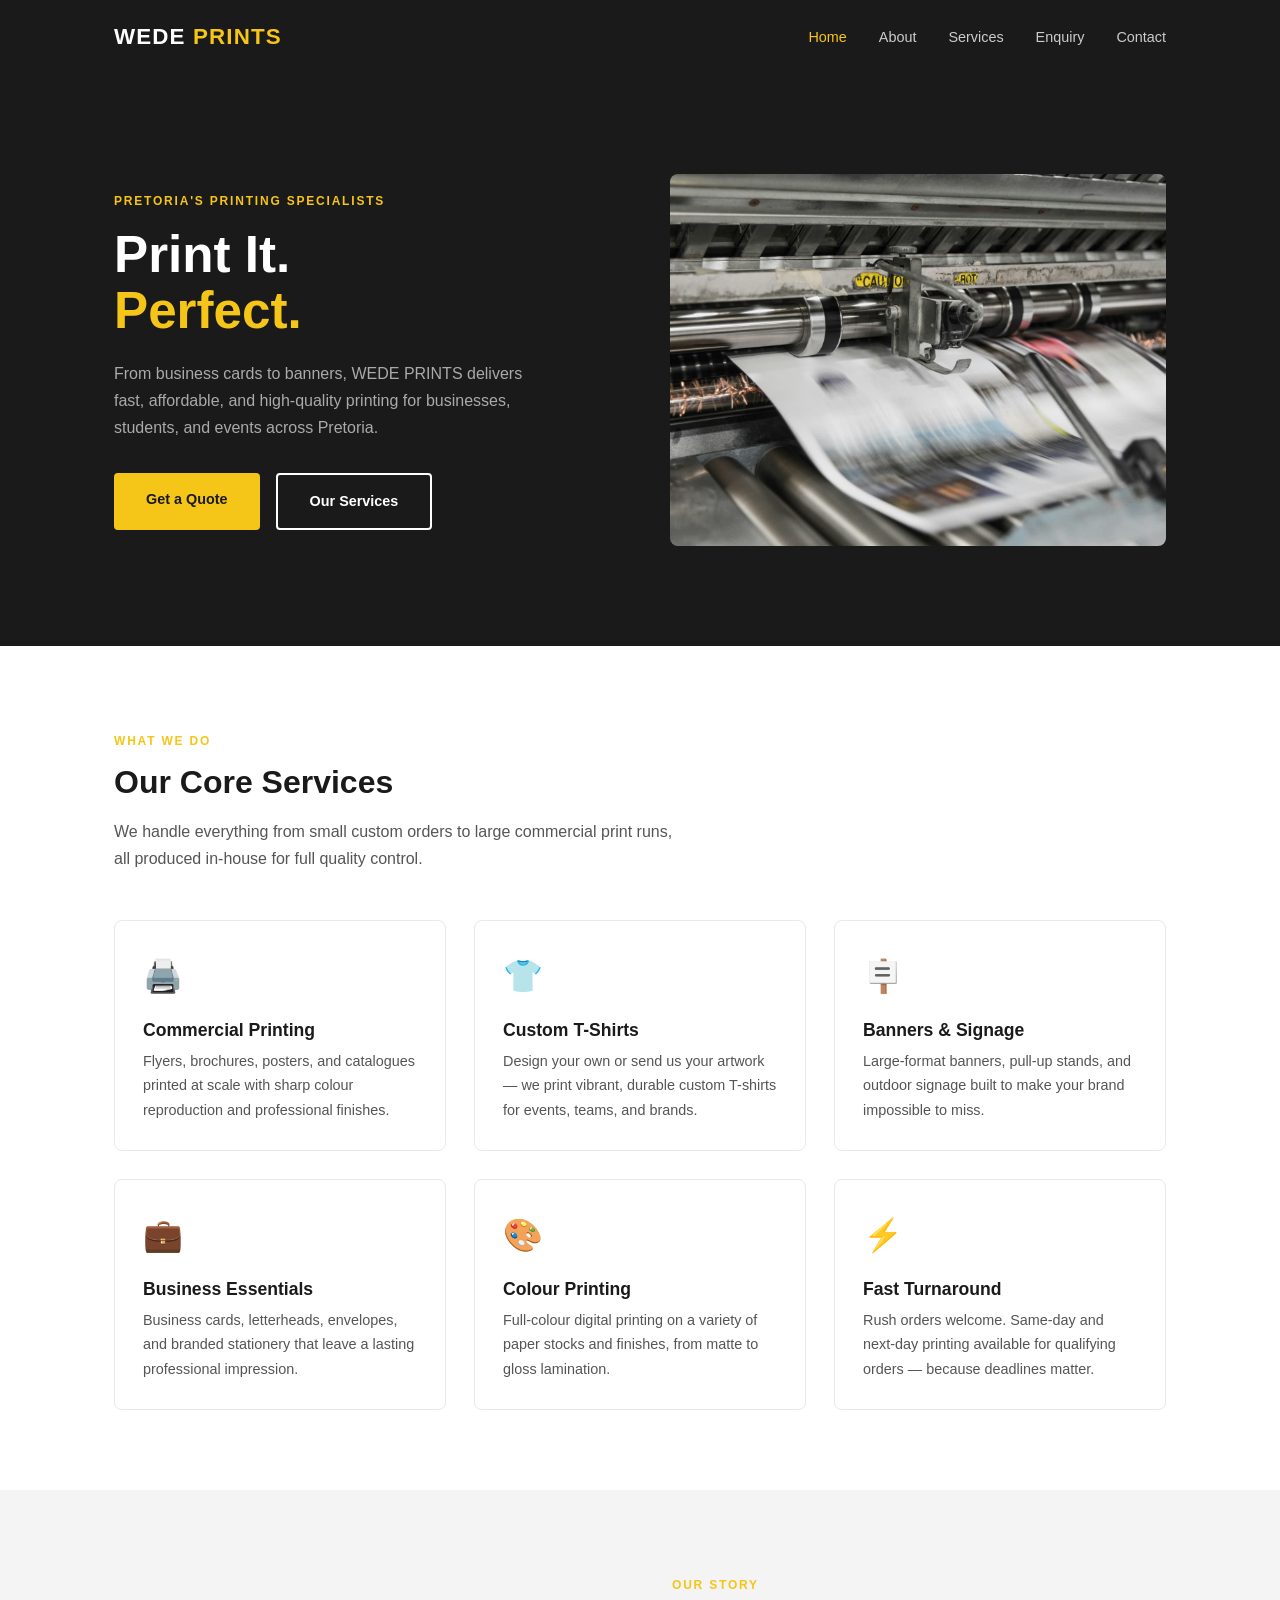
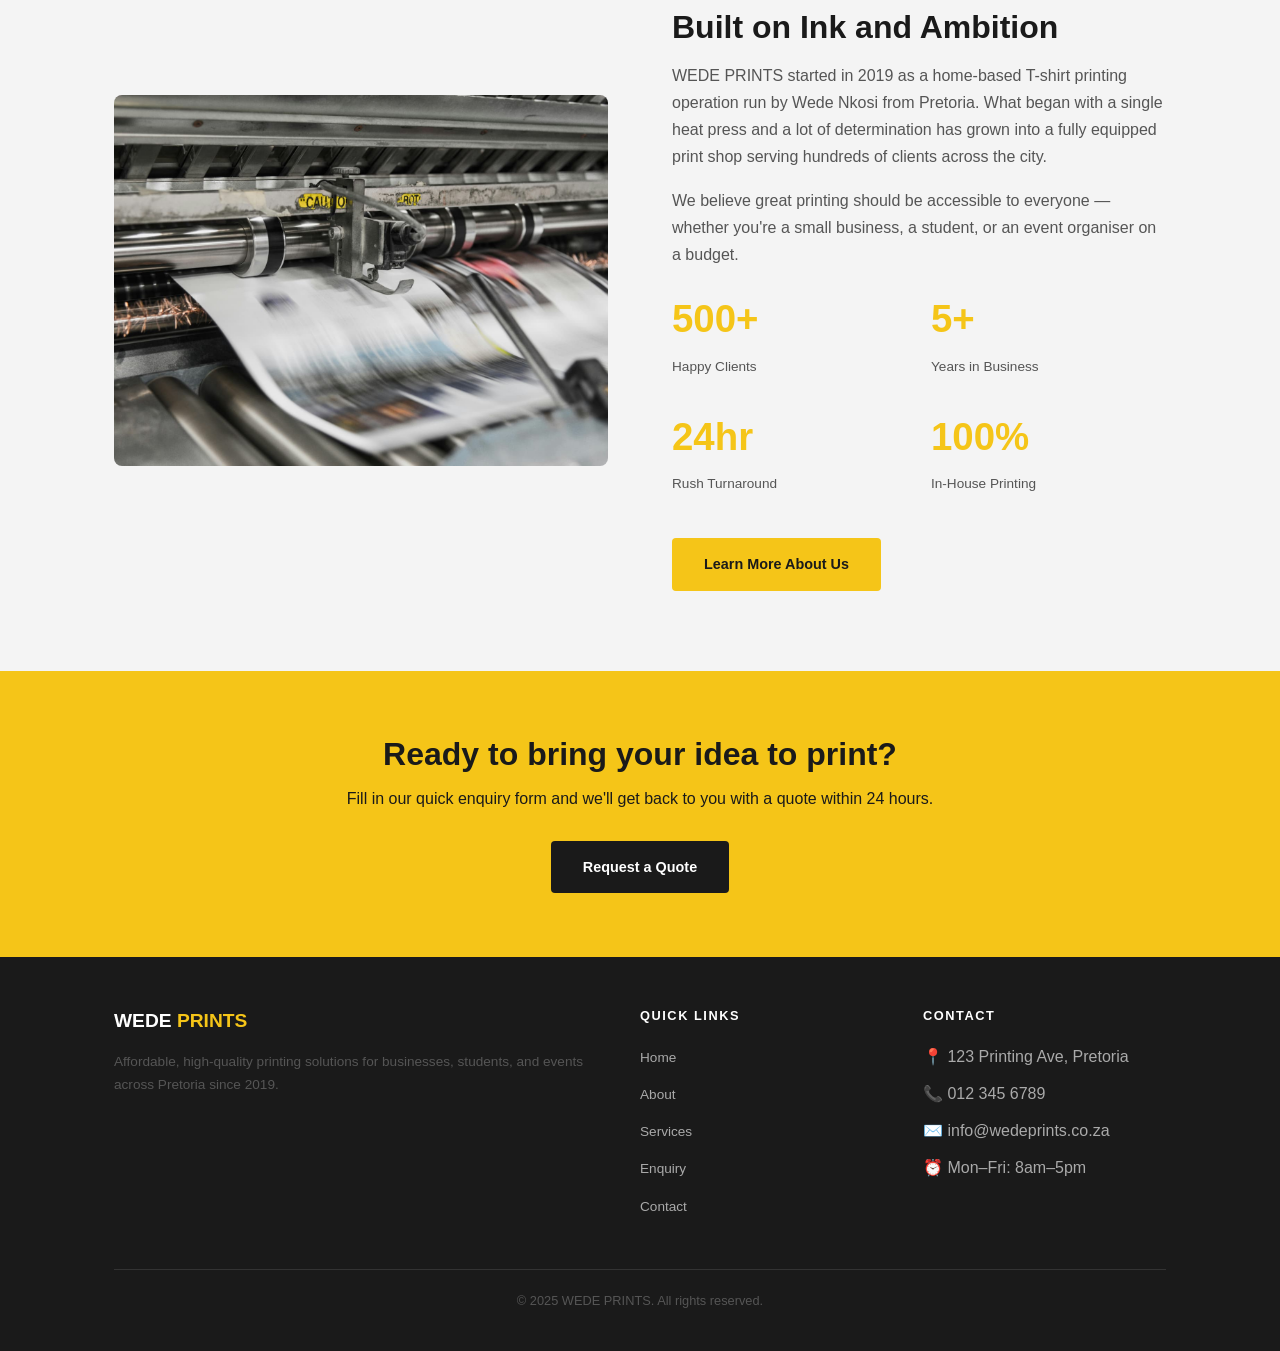
<file: index.html>
<!DOCTYPE html>
<html lang="en">
<head>
  <!-- Page metadata -->
  <meta charset="UTF-8" />
  <meta name="viewport" content="width=device-width, initial-scale=1.0" />
  <title>WEDE PRINTS | Affordable Printing in Pretoria</title>
<meta name="description" content="WEDE PRINTS offers fast, affordable printing in Pretoria: custom T-shirts, flyers, banners and business cards. Request a free quote today." />
<meta property="og:type" content="website" />
<meta property="og:title" content="WEDE PRINTS | Affordable Printing in Pretoria" />
<meta property="og:description" content="Fast, affordable printing in Pretoria: custom T-shirts, flyers, banners and business cards." />
<meta property="og:url" content="https://YOURUSERNAME.github.io/wedeprintsv2/" />
<meta property="og:image" content="https://YOURUSERNAME.github.io/wedeprintsv2/images/print-printer.jpg" />
<meta name="twitter:card" content="summary_large_image" />
<meta http-equiv="Content-Security-Policy" content="default-src 'self'; script-src 'self' https://unpkg.com; style-src 'self' 'unsafe-inline' https://fonts.googleapis.com https://unpkg.com; font-src https://fonts.gstatic.com; img-src 'self' data: https://tile.openstreetmap.org https://unpkg.com; connect-src 'self' https://jsonplaceholder.typicode.com; form-action 'self' https://jsonplaceholder.typicode.com mailto:; base-uri 'self'; object-src 'none'" />

  <!-- Google Fonts -->
  <link rel="preconnect" href="https://fonts.googleapis.com" />
  <link rel="preconnect" href="https://fonts.gstatic.com" crossorigin />
  <link href="https://fonts.googleapis.com/css2?family=Poppins:wght@400;500;600;700&display=swap" rel="stylesheet" />

  <!-- Main stylesheet -->
  <link rel="stylesheet" href="css/style.css" />
</head>
<body>

  <!-- ======== NAVBAR ======== -->
  <nav class="navbar">
    <div class="container navbar__inner">
      <!-- Logo -->
      <a href="index.html" class="navbar__logo">WEDE <span>PRINTS</span></a>

      <!-- Navigation links -->
      <ul class="navbar__links">
        <li><a href="index.html" class="active">Home</a></li>
        <li><a href="about.html">About</a></li>
        <li><a href="services.html">Services</a></li>
        <li><a href="enquiry.html">Enquiry</a></li>
        <li><a href="contact.html">Contact</a></li>
      </ul>
    </div>
  </nav>

  <!-- ======== HERO SECTION ======== -->
  <section class="hero">
    <div class="container hero__inner">

      <!-- Hero text content -->
      <div class="hero__content">
        <p class="hero__tag">Pretoria's Printing Specialists</p>
        <h1 class="hero__title">Print It.<br /><span>Perfect.</span></h1>
        <p class="hero__desc">
          From business cards to banners, WEDE PRINTS delivers fast, affordable,
          and high-quality printing for businesses, students, and events across Pretoria.
        </p>
        <!-- Call-to-action buttons -->
        <div class="hero__buttons">
          <a href="enquiry.html" class="btn btn--primary">Get a Quote</a>
          <a href="services.html" class="btn btn--outline">Our Services</a>
        </div>
      </div>

      <!-- Hero image -->
      <div class="hero__image">
<img 
  src="images/print-printer.jpg"
  srcset="images/print-printer.jpg 1200w, images/print-printer.jpg 800w"
  sizes="(max-width: 768px) 100vw, (max-width: 1024px) 50vw, 50vw"
  alt="Large format printing press in action"
/>      </div>

    </div>
  </section>

  <!-- ======== SERVICES OVERVIEW ======== -->
  <section class="section">
    <div class="container">

      <span class="section__label">What We Do</span>
      <h2 class="section__title">Our Core Services</h2>
      <p class="section__subtitle">
        We handle everything from small custom orders to large commercial print runs,
        all produced in-house for full quality control.
      </p>

      <!-- Service cards -->
      <div class="cards">

        <div class="card">
          <div class="card__icon">🖨️</div>
          <h3 class="card__title">Commercial Printing</h3>
          <p class="card__text">
            Flyers, brochures, posters, and catalogues printed at scale with
            sharp colour reproduction and professional finishes.
          </p>
        </div>

        <div class="card">
          <div class="card__icon">👕</div>
          <h3 class="card__title">Custom T-Shirts</h3>
          <p class="card__text">
            Design your own or send us your artwork — we print vibrant,
            durable custom T-shirts for events, teams, and brands.
          </p>
        </div>

        <div class="card">
          <div class="card__icon">🪧</div>
          <h3 class="card__title">Banners & Signage</h3>
          <p class="card__text">
            Large-format banners, pull-up stands, and outdoor signage
            built to make your brand impossible to miss.
          </p>
        </div>

        <div class="card">
          <div class="card__icon">💼</div>
          <h3 class="card__title">Business Essentials</h3>
          <p class="card__text">
            Business cards, letterheads, envelopes, and branded stationery
            that leave a lasting professional impression.
          </p>
        </div>

        <div class="card">
          <div class="card__icon">🎨</div>
          <h3 class="card__title">Colour Printing</h3>
          <p class="card__text">
            Full-colour digital printing on a variety of paper stocks and finishes,
            from matte to gloss lamination.
          </p>
        </div>

        <div class="card">
          <div class="card__icon">⚡</div>
          <h3 class="card__title">Fast Turnaround</h3>
          <p class="card__text">
            Rush orders welcome. Same-day and next-day printing available
            for qualifying orders — because deadlines matter.
          </p>
        </div>

      </div>
    </div>
  </section>

  <!-- ======== ABOUT STRIP ======== -->
  <section class="section section--grey">
    <div class="container">
      <div class="about-strip">

        <!-- About image -->
        <div class="about-strip__image">
<img 
  src="images/print-printer.jpg"
  srcset="images/print-printer.jpg 1200w, images/print-printer.jpg 800w"
  sizes="(max-width: 768px) 100vw, (max-width: 1024px) 50vw, 50vw"
  alt="Large format printing press in action"
/>        </div>

        <!-- About content -->
        <div class="about-strip__content">
          <span class="section__label">Our Story</span>
          <h2 class="section__title">Built on Ink and Ambition</h2>
          <p>
            WEDE PRINTS started in 2019 as a home-based T-shirt printing operation
            run by Wede Nkosi from Pretoria. What began with a single heat press and
            a lot of determination has grown into a fully equipped print shop serving
            hundreds of clients across the city.
          </p>
          <p>
            We believe great printing should be accessible to everyone — whether
            you're a small business, a student, or an event organiser on a budget.
          </p>

          <!-- Stats -->
          <div class="about-strip__stats">
            <div>
              <p class="stat__number">500+</p>
              <p class="stat__label">Happy Clients</p>
            </div>
            <div>
              <p class="stat__number">5+</p>
              <p class="stat__label">Years in Business</p>
            </div>
            <div>
              <p class="stat__number">24hr</p>
              <p class="stat__label">Rush Turnaround</p>
            </div>
            <div>
              <p class="stat__number">100%</p>
              <p class="stat__label">In-House Printing</p>
            </div>
          </div>

          <br />
          <a href="about.html" class="btn btn--primary">Learn More About Us</a>
        </div>

      </div>
    </div>
  </section>

  <!-- ======== CTA BANNER ======== -->
  <section class="cta-banner">
    <div class="container">
      <h2>Ready to bring your idea to print?</h2>
      <p>Fill in our quick enquiry form and we'll get back to you with a quote within 24 hours.</p>
      <a href="enquiry.html" class="btn btn--dark">Request a Quote</a>
    </div>
  </section>

  <!-- ======== FOOTER ======== -->
  <footer class="footer">
    <div class="container">
      <div class="footer__inner">

        <!-- Brand -->
        <div>
          <p class="footer__logo">WEDE <span>PRINTS</span></p>
          <p class="footer__desc">
            Affordable, high-quality printing solutions for businesses,
            students, and events across Pretoria since 2019.
          </p>
        </div>

        <!-- Quick links -->
        <div>
          <p class="footer__heading">Quick Links</p>
          <ul class="footer__links">
            <li><a href="index.html">Home</a></li>
            <li><a href="about.html">About</a></li>
            <li><a href="services.html">Services</a></li>
            <li><a href="enquiry.html">Enquiry</a></li>
            <li><a href="contact.html">Contact</a></li>
          </ul>
        </div>

        <!-- Contact info -->
        <div>
          <p class="footer__heading">Contact</p>
          <ul class="footer__links">
            <li>📍 123 Printing Ave, Pretoria</li>
            <li>📞 012 345 6789</li>
            <li>✉️ info@wedeprints.co.za</li>
            <li>⏰ Mon–Fri: 8am–5pm</li>
          </ul>
        </div>

      </div>

      <!-- Copyright -->
      <div class="footer__bottom">
        <p>&copy; 2025 WEDE PRINTS. All rights reserved.</p>
      </div>
    </div>
  </footer>

  <!-- Main JavaScript file -->
  <script src="js/main.js"></script>
  <script src="js/interactive.js" defer></script>
</body>
</html>
</file>
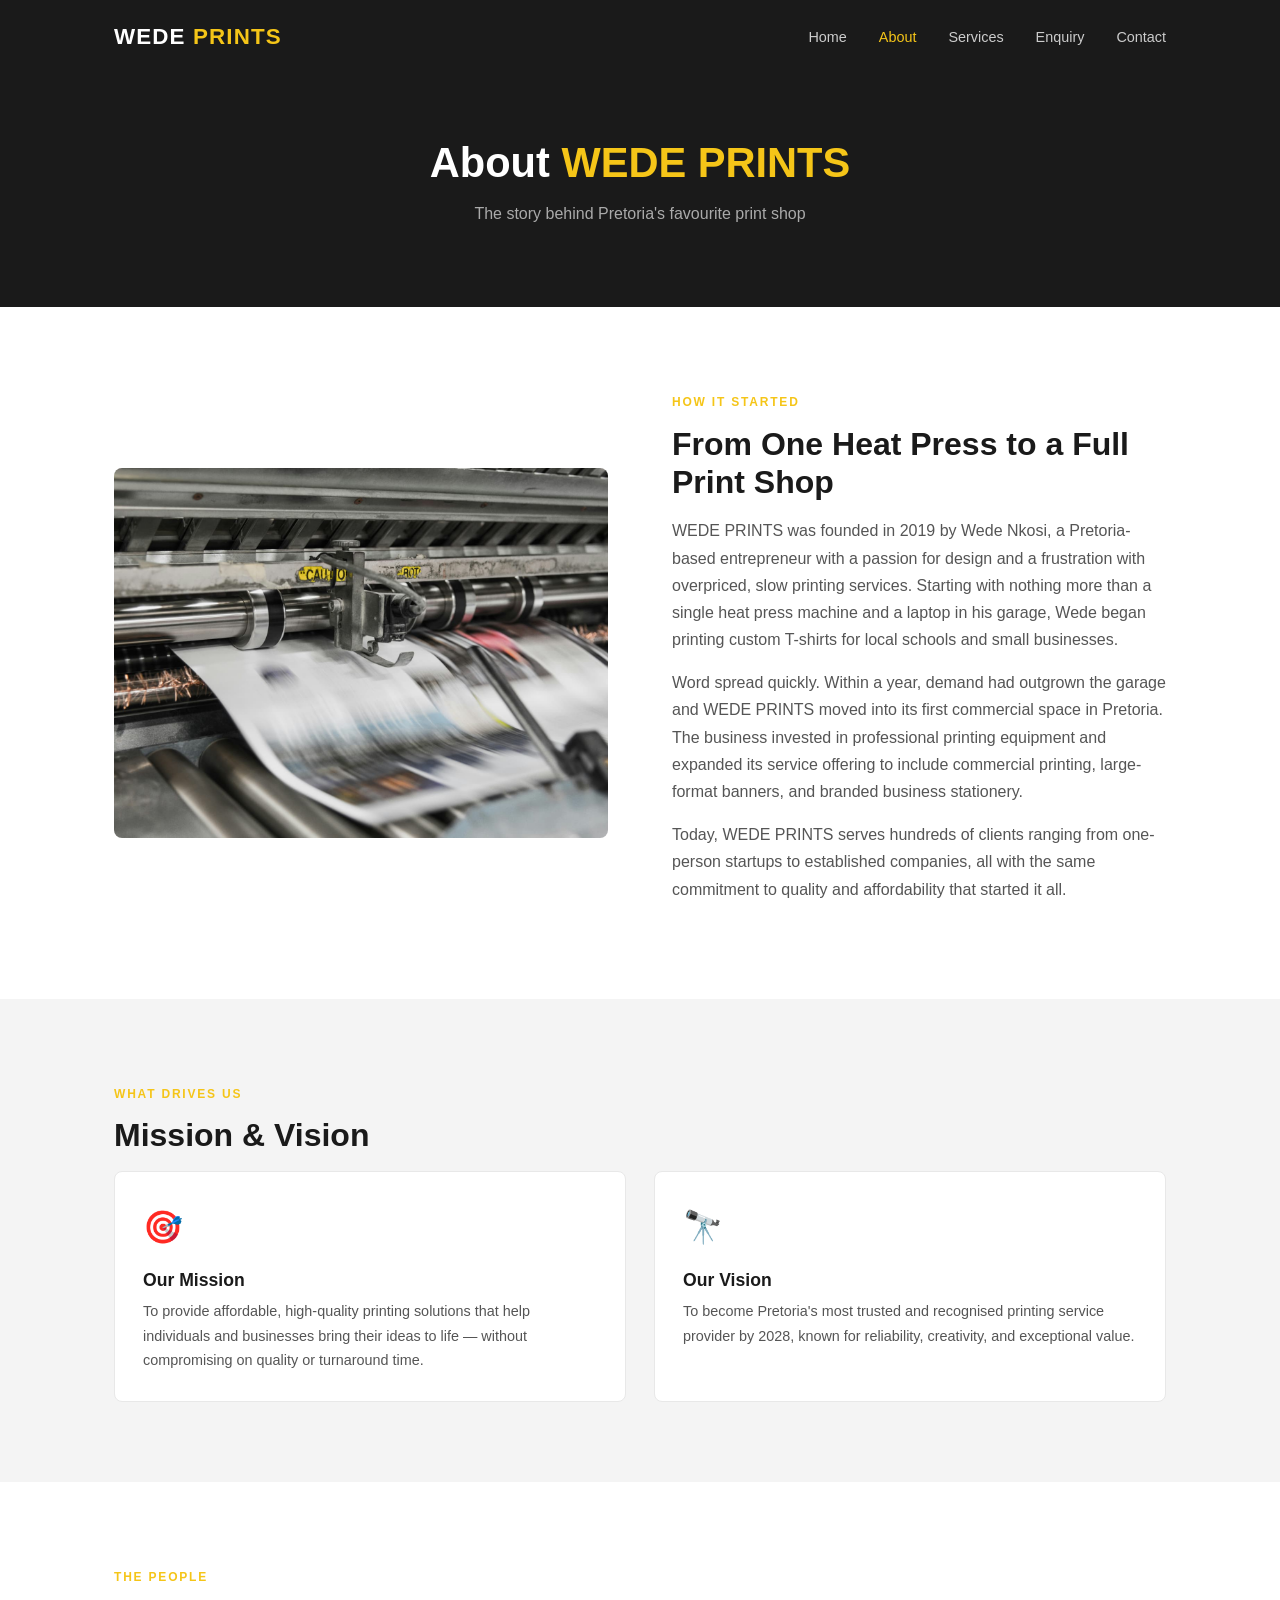
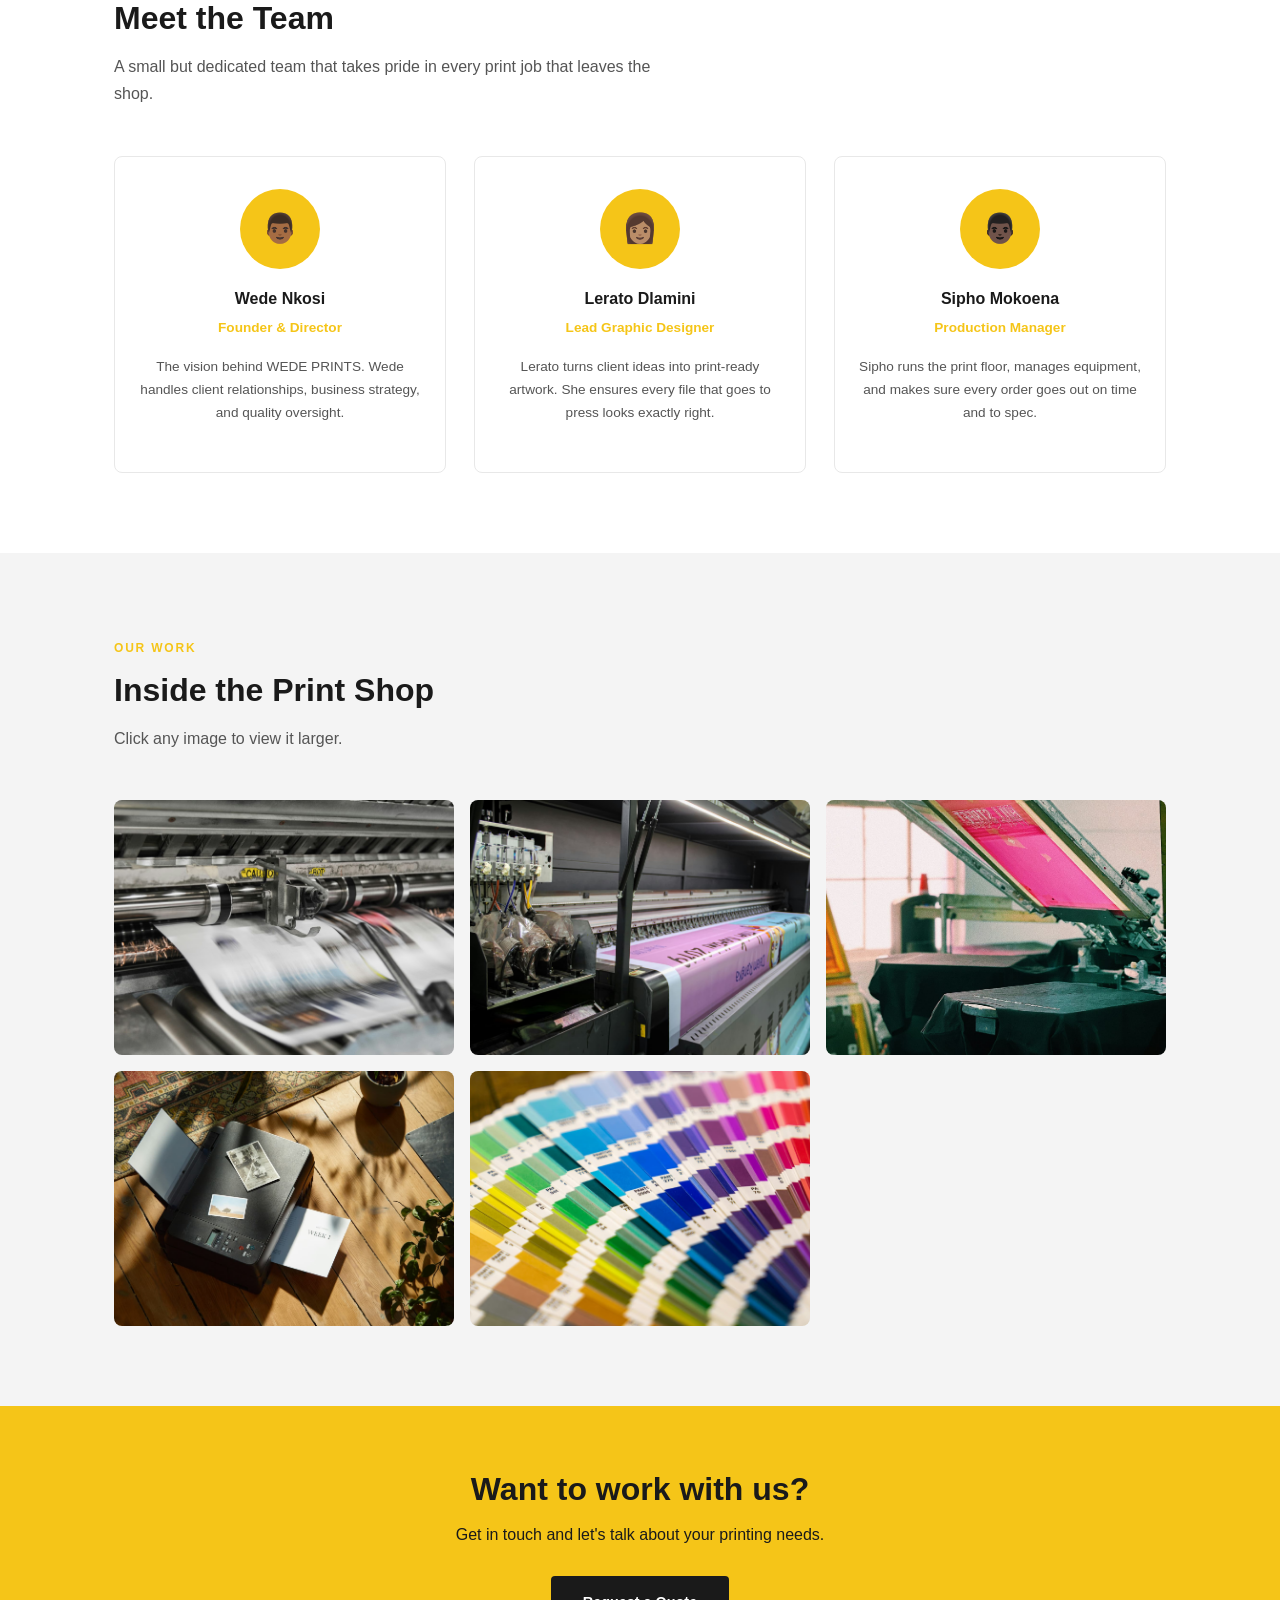
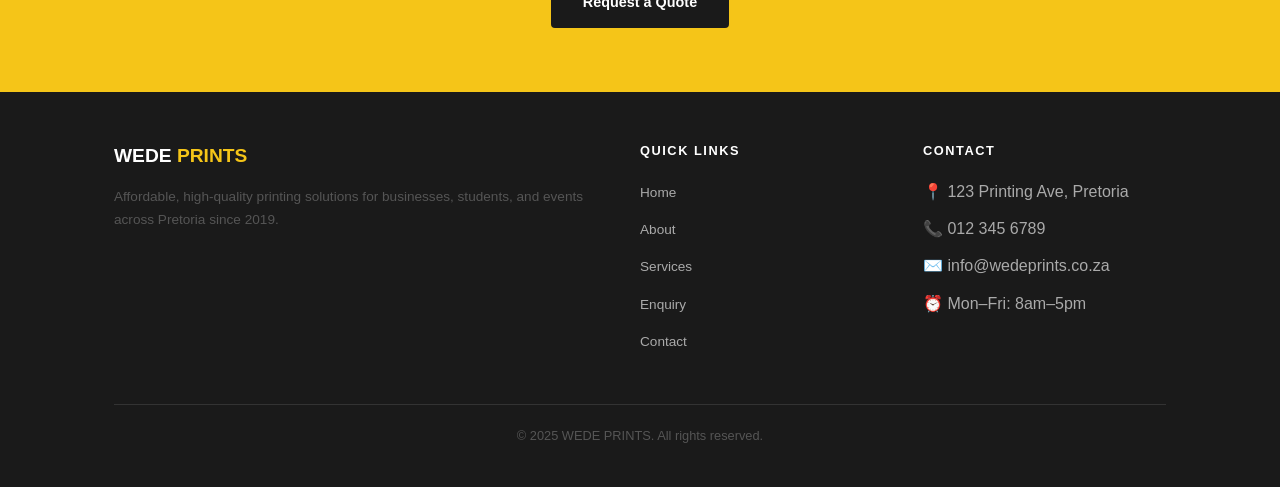
<file: about.html>
<!DOCTYPE html>
<html lang="en">
<head>
  <!-- Page metadata -->
  <meta charset="UTF-8" />
  <meta name="viewport" content="width=device-width, initial-scale=1.0" />
  <title>About Us | WEDE PRINTS Pretoria Print Shop</title>
<meta name="description" content="Meet the team behind WEDE PRINTS. Since 2019 we have grown from a home T-shirt press into a full print shop serving Pretoria businesses." />
<meta http-equiv="Content-Security-Policy" content="default-src 'self'; script-src 'self' https://unpkg.com; style-src 'self' 'unsafe-inline' https://fonts.googleapis.com https://unpkg.com; font-src https://fonts.gstatic.com; img-src 'self' data: https://tile.openstreetmap.org https://unpkg.com; connect-src 'self' https://jsonplaceholder.typicode.com; form-action 'self' https://jsonplaceholder.typicode.com mailto:; base-uri 'self'; object-src 'none'" /> 

<!-- Google Fonts -->
  <link rel="preconnect" href="https://fonts.googleapis.com" />
  <link rel="preconnect" href="https://fonts.gstatic.com" crossorigin />
  <link href="https://fonts.googleapis.com/css2?family=Poppins:wght@400;500;600;700&display=swap" rel="stylesheet" />

  <!-- Main stylesheet -->
  <link rel="stylesheet" href="css/style.css" />
</head>
<body>

  <!-- ======== NAVBAR ======== -->
  <nav class="navbar">
    <div class="container navbar__inner">
      <a href="index.html" class="navbar__logo">WEDE <span>PRINTS</span></a>
      <ul class="navbar__links">
        <li><a href="index.html">Home</a></li>
        <li><a href="about.html" class="active">About</a></li>
        <li><a href="services.html">Services</a></li>
        <li><a href="enquiry.html">Enquiry</a></li>
        <li><a href="contact.html">Contact</a></li>
      </ul>
    </div>
  </nav>

  <!-- ======== PAGE HERO ======== -->
  <section class="page-hero">
    <div class="container">
      <h1 class="page-hero__title">About <span>WEDE PRINTS</span></h1>
      <p class="page-hero__sub">The story behind Pretoria's favourite print shop</p>
    </div>
  </section>

  <!-- ======== OUR STORY ======== -->
  <section class="section">
    <div class="container">
      <div class="about-strip">

        <!-- Story image -->
        <div class="about-strip__image">
<img 
  src="images/print-printer.jpg"
  srcset="images/print-printer.jpg 1200w, images/print-printer.jpg 800w"
  sizes="(max-width: 768px) 100vw, (max-width: 1024px) 50vw, 50vw"
  alt="Large format printing press in action"
  loading="lazy"
/>
        </div>

        <!-- Story content -->
        <div>
          <span class="section__label">How It Started</span>
          <h2 class="section__title">From One Heat Press to a Full Print Shop</h2>
          <p>
            WEDE PRINTS was founded in 2019 by Wede Nkosi, a Pretoria-based entrepreneur
            with a passion for design and a frustration with overpriced, slow printing
            services. Starting with nothing more than a single heat press machine and a
            laptop in his garage, Wede began printing custom T-shirts for local schools
            and small businesses.
          </p>
          <p>
            Word spread quickly. Within a year, demand had outgrown the garage and WEDE PRINTS
            moved into its first commercial space in Pretoria. The business invested in
            professional printing equipment and expanded its service offering to include
            commercial printing, large-format banners, and branded business stationery.
          </p>
          <p>
            Today, WEDE PRINTS serves hundreds of clients ranging from one-person startups
            to established companies, all with the same commitment to quality and affordability
            that started it all.
          </p>
        </div>

      </div>
    </div>
  </section>

  <!-- ======== MISSION & VISION ======== -->
  <section class="section section--grey">
    <div class="container">
      <span class="section__label">What Drives Us</span>
      <h2 class="section__title">Mission & Vision</h2>

      <!-- Mission and vision cards -->
      <div class="cards" style="grid-template-columns: 1fr 1fr; margin-top: 16px;">

        <div class="card">
          <div class="card__icon">🎯</div>
          <h3 class="card__title">Our Mission</h3>
          <p class="card__text">
            To provide affordable, high-quality printing solutions that help individuals
            and businesses bring their ideas to life — without compromising on quality
            or turnaround time.
          </p>
        </div>

        <div class="card">
          <div class="card__icon">🔭</div>
          <h3 class="card__title">Our Vision</h3>
          <p class="card__text">
            To become Pretoria's most trusted and recognised printing service provider
            by 2028, known for reliability, creativity, and exceptional value.
          </p>
        </div>

      </div>
    </div>
  </section>

  <!-- ======== TEAM ======== -->
  <section class="section">
    <div class="container">
      <span class="section__label">The People</span>
      <h2 class="section__title">Meet the Team</h2>
      <p class="section__subtitle">
        A small but dedicated team that takes pride in every print job that leaves the shop.
      </p>

      <!-- Team member cards -->
      <div class="team-grid">

        <div class="team-card">
          <div class="team-card__avatar">👨🏾</div>
          <p class="team-card__name">Wede Nkosi</p>
          <p class="team-card__role">Founder & Director</p>
          <p style="font-size: 0.85rem; color: #555555; margin-top: 10px;">
            The vision behind WEDE PRINTS. Wede handles client relationships,
            business strategy, and quality oversight.
          </p>
        </div>

        <div class="team-card">
          <div class="team-card__avatar">👩🏽</div>
          <p class="team-card__name">Lerato Dlamini</p>
          <p class="team-card__role">Lead Graphic Designer</p>
          <p style="font-size: 0.85rem; color: #555555; margin-top: 10px;">
            Lerato turns client ideas into print-ready artwork. She ensures every
            file that goes to press looks exactly right.
          </p>
        </div>

        <div class="team-card">
          <div class="team-card__avatar">👨🏿</div>
          <p class="team-card__name">Sipho Mokoena</p>
          <p class="team-card__role">Production Manager</p>
          <p style="font-size: 0.85rem; color: #555555; margin-top: 10px;">
            Sipho runs the print floor, manages equipment, and makes sure
            every order goes out on time and to spec.
          </p>
        </div>

      </div>
    </div>
  </section>

<!-- ======== GALLERY WITH LIGHTBOX ======== -->
<section class="section section--grey">
  <div class="container">
    <span class="section__label">Our Work</span>
    <h2 class="section__title">Inside the Print Shop</h2>
    <p class="section__subtitle">Click any image to view it larger.</p>

    <div class="gallery">
      <button type="button" class="gallery__item">
        <img src="images/print-printer.jpg" alt="Large format printing press in action" loading="lazy" />
      </button>
      <button type="button" class="gallery__item">
        <img src="images/print-behindthescenes.jpg" alt="Colour palette swatches for commercial printing" loading="lazy" />
      </button>
      <button type="button" class="gallery__item">
        <img src="images/print-tshirts.jpg" alt="Custom printed T-shirts laid out" loading="lazy" />
      </button>
      <button type="button" class="gallery__item">
        <img src="images/print-small-printer.jpg" alt="Desktop printer used for business stationery" loading="lazy" />
      </button>
      <button type="button" class="gallery__item">
        <img src="images/print-palettes.jpg" alt="Inside the WEDE PRINTS workshop" loading="lazy" />
      </button>
    </div>
  </div>
</section>

  <!-- ======== CTA BANNER ======== -->
  <section class="cta-banner">
    <div class="container">
      <h2>Want to work with us?</h2>
      <p>Get in touch and let's talk about your printing needs.</p>
      <a href="enquiry.html" class="btn btn--dark">Request a Quote</a>
    </div>
  </section>

  <!-- ======== FOOTER ======== -->
  <footer class="footer">
    <div class="container">
      <div class="footer__inner">
        <div>
          <p class="footer__logo">WEDE <span>PRINTS</span></p>
          <p class="footer__desc">
            Affordable, high-quality printing solutions for businesses,
            students, and events across Pretoria since 2019.
          </p>
        </div>
        <div>
          <p class="footer__heading">Quick Links</p>
          <ul class="footer__links">
            <li><a href="index.html">Home</a></li>
            <li><a href="about.html">About</a></li>
            <li><a href="services.html">Services</a></li>
            <li><a href="enquiry.html">Enquiry</a></li>
            <li><a href="contact.html">Contact</a></li>
          </ul>
        </div>
        <div>
          <p class="footer__heading">Contact</p>
          <ul class="footer__links">
            <li>📍 123 Printing Ave, Pretoria</li>
            <li>📞 012 345 6789</li>
            <li>✉️ info@wedeprints.co.za</li>
            <li>⏰ Mon–Fri: 8am–5pm</li>
          </ul>
        </div>
      </div>
      <div class="footer__bottom">
        <p>&copy; 2025 WEDE PRINTS. All rights reserved.</p>
      </div>
    </div>
  </footer>

  <script src="js/main.js"></script>
  <script src="js/interactive.js" defer></script>
</body>
</html>
</file>
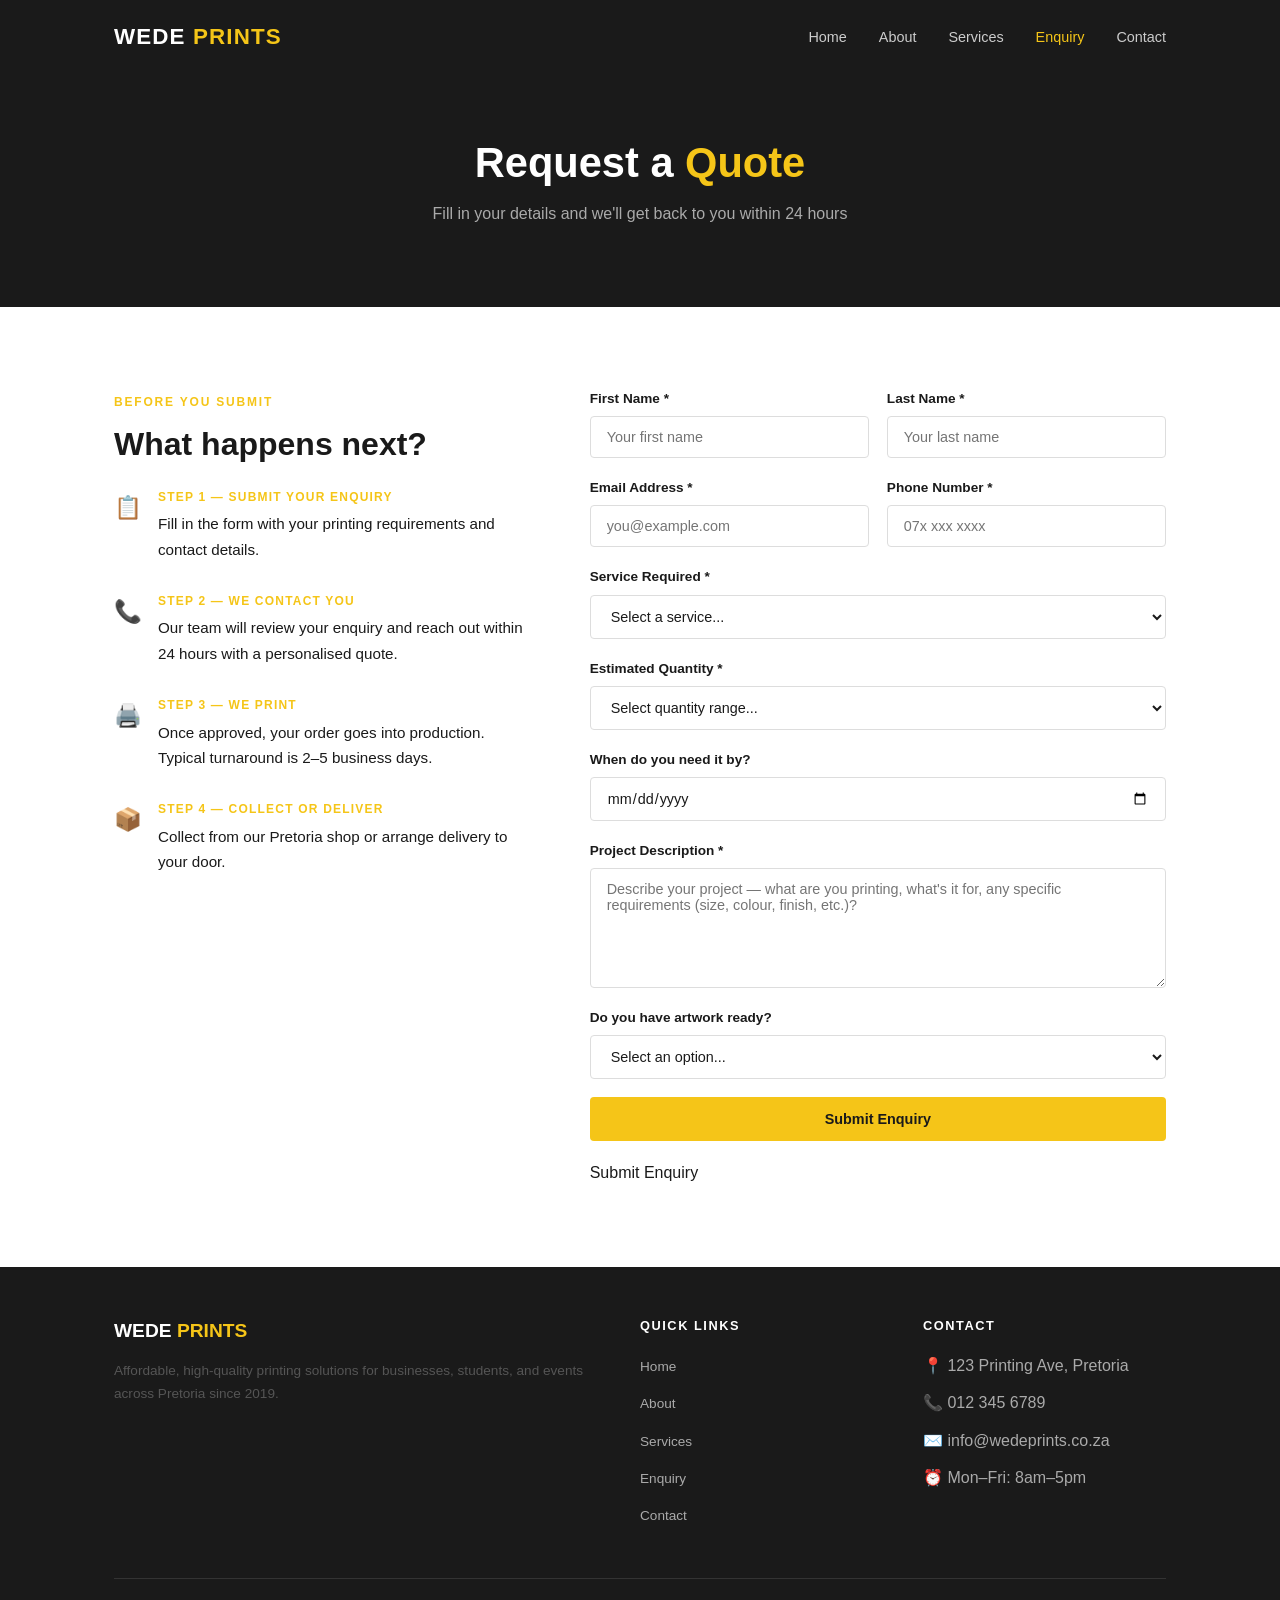
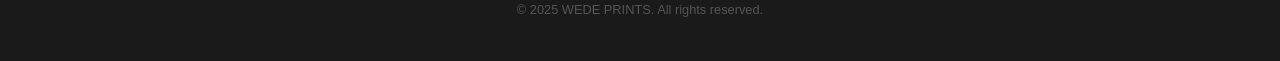
<file: enquiry.html>
<!DOCTYPE html>
<html lang="en">
<head>
  <!-- Page metadata -->
  <meta charset="UTF-8" />
  <meta name="viewport" content="width=device-width, initial-scale=1.0" />
  <title>Request a Printing Quote | WEDE PRINTS</title>
<meta name="description" content="Request a printing quote online. Tell us what you need, how many and when, and WEDE PRINTS will respond within 24 hours." />
<meta http-equiv="Content-Security-Policy" content="default-src 'self'; script-src 'self' https://unpkg.com; style-src 'self' 'unsafe-inline' https://fonts.googleapis.com https://unpkg.com; font-src https://fonts.gstatic.com; img-src 'self' data: https://tile.openstreetmap.org https://unpkg.com; connect-src 'self' https://jsonplaceholder.typicode.com; form-action 'self' https://jsonplaceholder.typicode.com mailto:; base-uri 'self'; object-src 'none'" />

  <!-- Google Fonts -->
  <link rel="preconnect" href="https://fonts.googleapis.com" />
  <link rel="preconnect" href="https://fonts.gstatic.com" crossorigin />
  <link href="https://fonts.googleapis.com/css2?family=Poppins:wght@400;500;600;700&display=swap" rel="stylesheet" />

  <!-- Main stylesheet -->
  <link rel="stylesheet" href="css/style.css" />
</head>
<body>

  <!-- ======== NAVBAR ======== -->
  <nav class="navbar">
    <div class="container navbar__inner">
      <a href="index.html" class="navbar__logo">WEDE <span>PRINTS</span></a>
      <ul class="navbar__links">
        <li><a href="index.html">Home</a></li>
        <li><a href="about.html">About</a></li>
        <li><a href="services.html">Services</a></li>
        <li><a href="enquiry.html" class="active">Enquiry</a></li>
        <li><a href="contact.html">Contact</a></li>
      </ul>
    </div>
  </nav>

  <!-- ======== PAGE HERO ======== -->
  <section class="page-hero">
    <div class="container">
      <h1 class="page-hero__title">Request a <span>Quote</span></h1>
      <p class="page-hero__sub">Fill in your details and we'll get back to you within 24 hours</p>
    </div>
  </section>

  <!-- ======== ENQUIRY FORM SECTION ======== -->
  <section class="section">
    <div class="container">
      <div class="form-section">

        <!-- Left info panel -->
        <div class="form-info">
          <span class="section__label">Before You Submit</span>
          <h2 class="section__title" style="margin-bottom: 24px;">What happens next?</h2>

          <div class="form-info__item">
            <span class="form-info__icon">📋</span>
            <div>
              <p class="form-info__label">Step 1 — Submit Your Enquiry</p>
              <p class="form-info__value">Fill in the form with your printing requirements and contact details.</p>
            </div>
          </div>

          <div class="form-info__item">
            <span class="form-info__icon">📞</span>
            <div>
              <p class="form-info__label">Step 2 — We Contact You</p>
              <p class="form-info__value">Our team will review your enquiry and reach out within 24 hours with a personalised quote.</p>
            </div>
          </div>

          <div class="form-info__item">
            <span class="form-info__icon">🖨️</span>
            <div>
              <p class="form-info__label">Step 3 — We Print</p>
              <p class="form-info__value">Once approved, your order goes into production. Typical turnaround is 2–5 business days.</p>
            </div>
          </div>

          <div class="form-info__item">
            <span class="form-info__icon">📦</span>
            <div>
              <p class="form-info__label">Step 4 — Collect or Deliver</p>
              <p class="form-info__value">Collect from our Pretoria shop or arrange delivery to your door.</p>
            </div>
          </div>
        </div>

        <!-- Enquiry form -->
        <div>
          <form class="form" id="enquiry-form" action="https://jsonplaceholder.typicode.com/posts" method="post" novalidate>

            <!-- Personal details row -->
            <div class="form__row">
              <div class="form__group">
                <label for="first-name">First Name *</label>
                <input type="text" id="first-name" name="first-name" placeholder="Your first name" required />
              </div>
              <div class="form__group">
                <label for="last-name">Last Name *</label>
                <input type="text" id="last-name" name="last-name" placeholder="Your last name" required />
              </div>
            </div>

            <!-- Contact details row -->
            <div class="form__row">
              <div class="form__group">
                <label for="email">Email Address *</label>
                <input type="email" id="email" name="email" placeholder="you@example.com" required />
              </div>
              <div class="form__group">
                <label for="phone">Phone Number *</label>
                <input type="tel" id="phone" name="phone" placeholder="07x xxx xxxx" required />
              </div>
            </div>

            <!-- Service type -->
            <div class="form__group">
              <label for="service-type">Service Required *</label>
              <select id="service-type" name="service-type" required>
                <option value="" disabled selected>Select a service...</option>
                <option value="commercial">Commercial Printing (Flyers, Brochures, Posters)</option>
                <option value="tshirts">Custom T-Shirt Printing</option>
                <option value="banners">Banners & Signage</option>
                <option value="stationery">Business Stationery</option>
                <option value="other">Other / Not Sure</option>
              </select>
            </div>

            <!-- Quantity -->
            <div class="form__group">
              <label for="quantity">Estimated Quantity *</label>
              <select id="quantity" name="quantity" required>
                <option value="" disabled selected>Select quantity range...</option>
                <option value="1-50">1 – 50 units</option>
                <option value="51-100">51 – 100 units</option>
                <option value="101-500">101 – 500 units</option>
                <option value="500+">500+ units</option>
                <option value="unsure">Not sure yet</option>
              </select>
            </div>

            <!-- Deadline -->
            <div class="form__group">
              <label for="deadline">When do you need it by?</label>
              <input type="date" id="deadline" name="deadline" />
            </div>

            <!-- Project description -->
            <div class="form__group">
              <label for="description">Project Description *</label>
              <textarea
                id="description"
                name="description"
                placeholder="Describe your project — what are you printing, what's it for, any specific requirements (size, colour, finish, etc.)?"
                required
              ></textarea>
            </div>

            <!-- Artwork note -->
            <div class="form__group">
              <label for="artwork">Do you have artwork ready?</label>
              <select id="artwork" name="artwork">
                <option value="" disabled selected>Select an option...</option>
                <option value="yes-print-ready">Yes — print-ready file (PDF/AI/EPS)</option>
                <option value="yes-needs-work">Yes — but needs adjustments</option>
                <option value="no">No — I need design help</option>
              </select>
            </div>

            <!-- Submit button -->
            <button type="submit" class="btn btn--primary" id="enquiry-submit">Submit Enquiry</button>
              Submit Enquiry
            </button>

          </form>

          <!-- Success message (hidden by default, shown via JS) -->
          <div id="enquiry-result" class="form-result" hidden aria-live="polite"></div>

        </div>
      </div>
    </div>
  </section>

  <!-- ======== FOOTER ======== -->
  <footer class="footer">
    <div class="container">
      <div class="footer__inner">
        <div>
          <p class="footer__logo">WEDE <span>PRINTS</span></p>
          <p class="footer__desc">
            Affordable, high-quality printing solutions for businesses,
            students, and events across Pretoria since 2019.
          </p>
        </div>
        <div>
          <p class="footer__heading">Quick Links</p>
          <ul class="footer__links">
            <li><a href="index.html">Home</a></li>
            <li><a href="about.html">About</a></li>
            <li><a href="services.html">Services</a></li>
            <li><a href="enquiry.html">Enquiry</a></li>
            <li><a href="contact.html">Contact</a></li>
          </ul>
        </div>
        <div>
          <p class="footer__heading">Contact</p>
          <ul class="footer__links">
            <li>📍 123 Printing Ave, Pretoria</li>
            <li>📞 012 345 6789</li>
            <li>✉️ info@wedeprints.co.za</li>
            <li>⏰ Mon–Fri: 8am–5pm</li>
          </ul>
        </div>
      </div>
      <div class="footer__bottom">
        <p>&copy; 2025 WEDE PRINTS. All rights reserved.</p>
      </div>
    </div>
  </footer>

  <script src="js/main.js"></script>
  <script src="js/enquiry.js" defer></script>
</body>
</html>
</file>
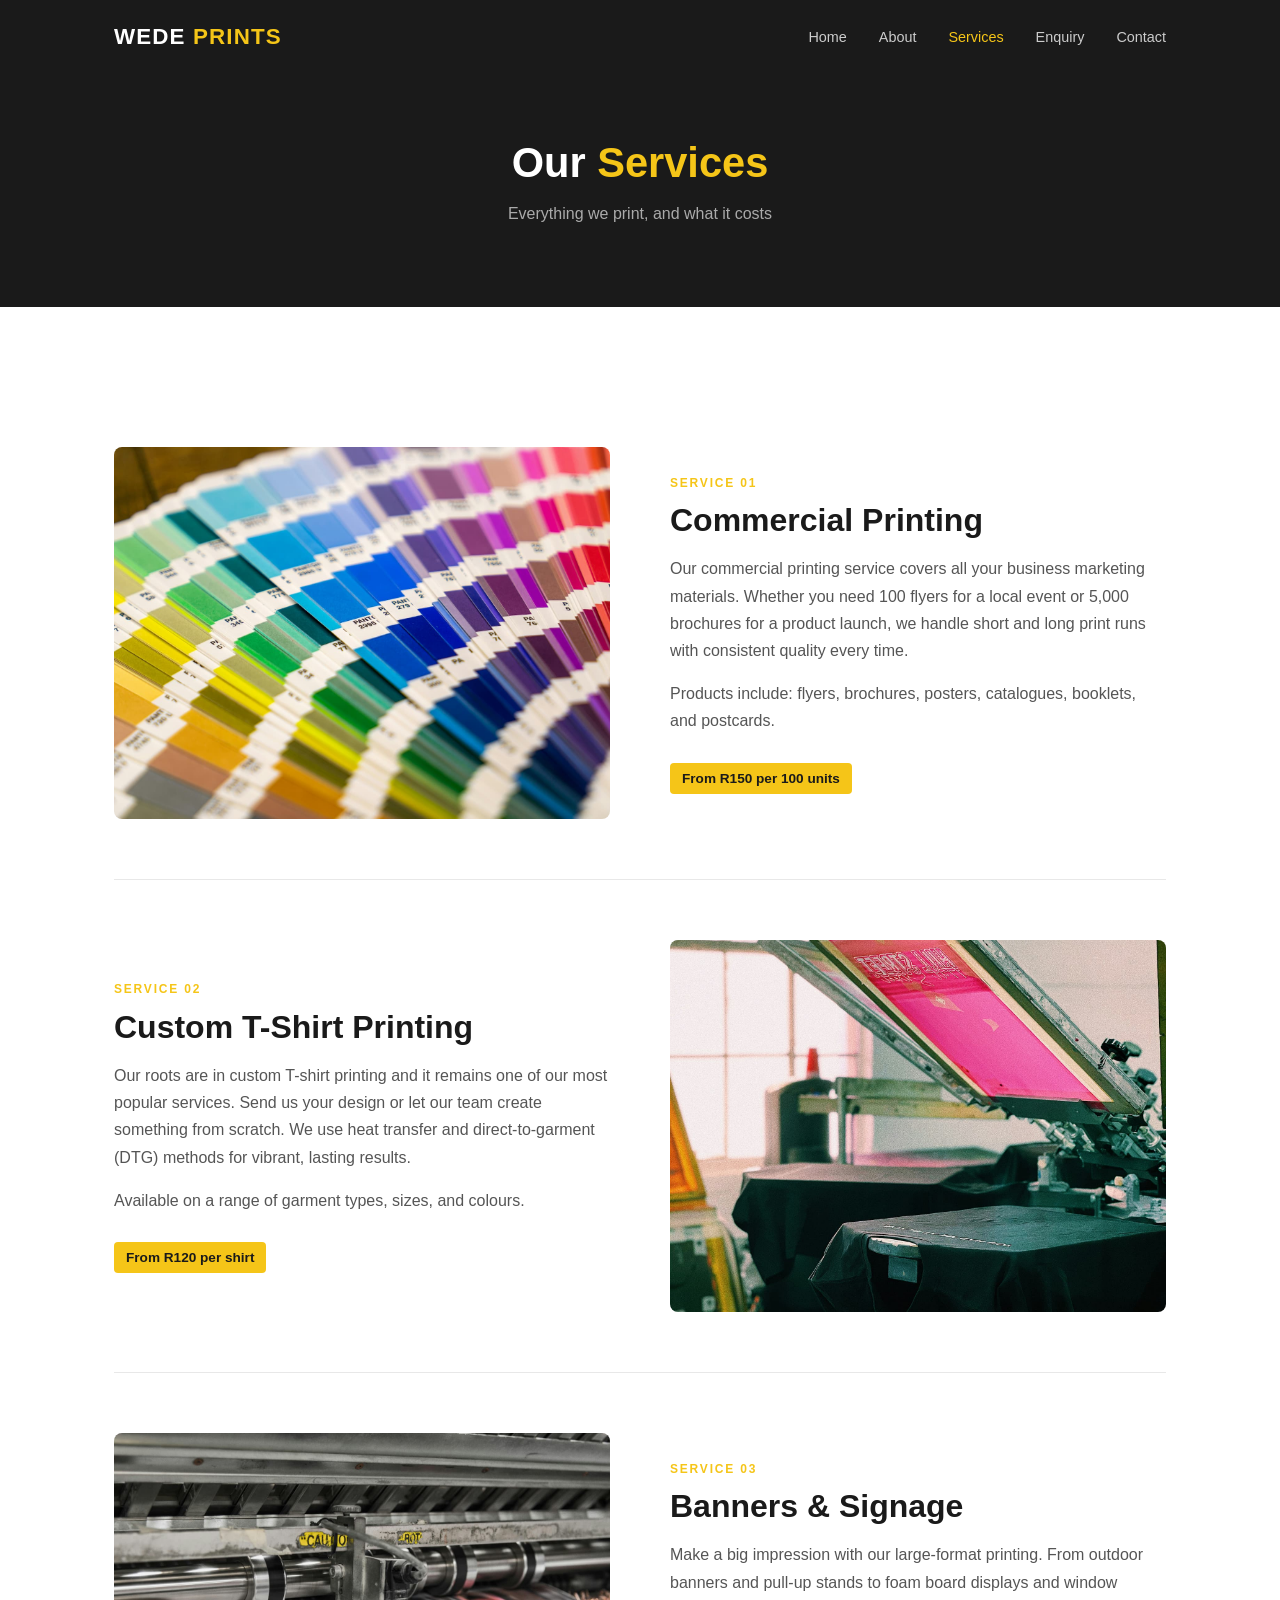
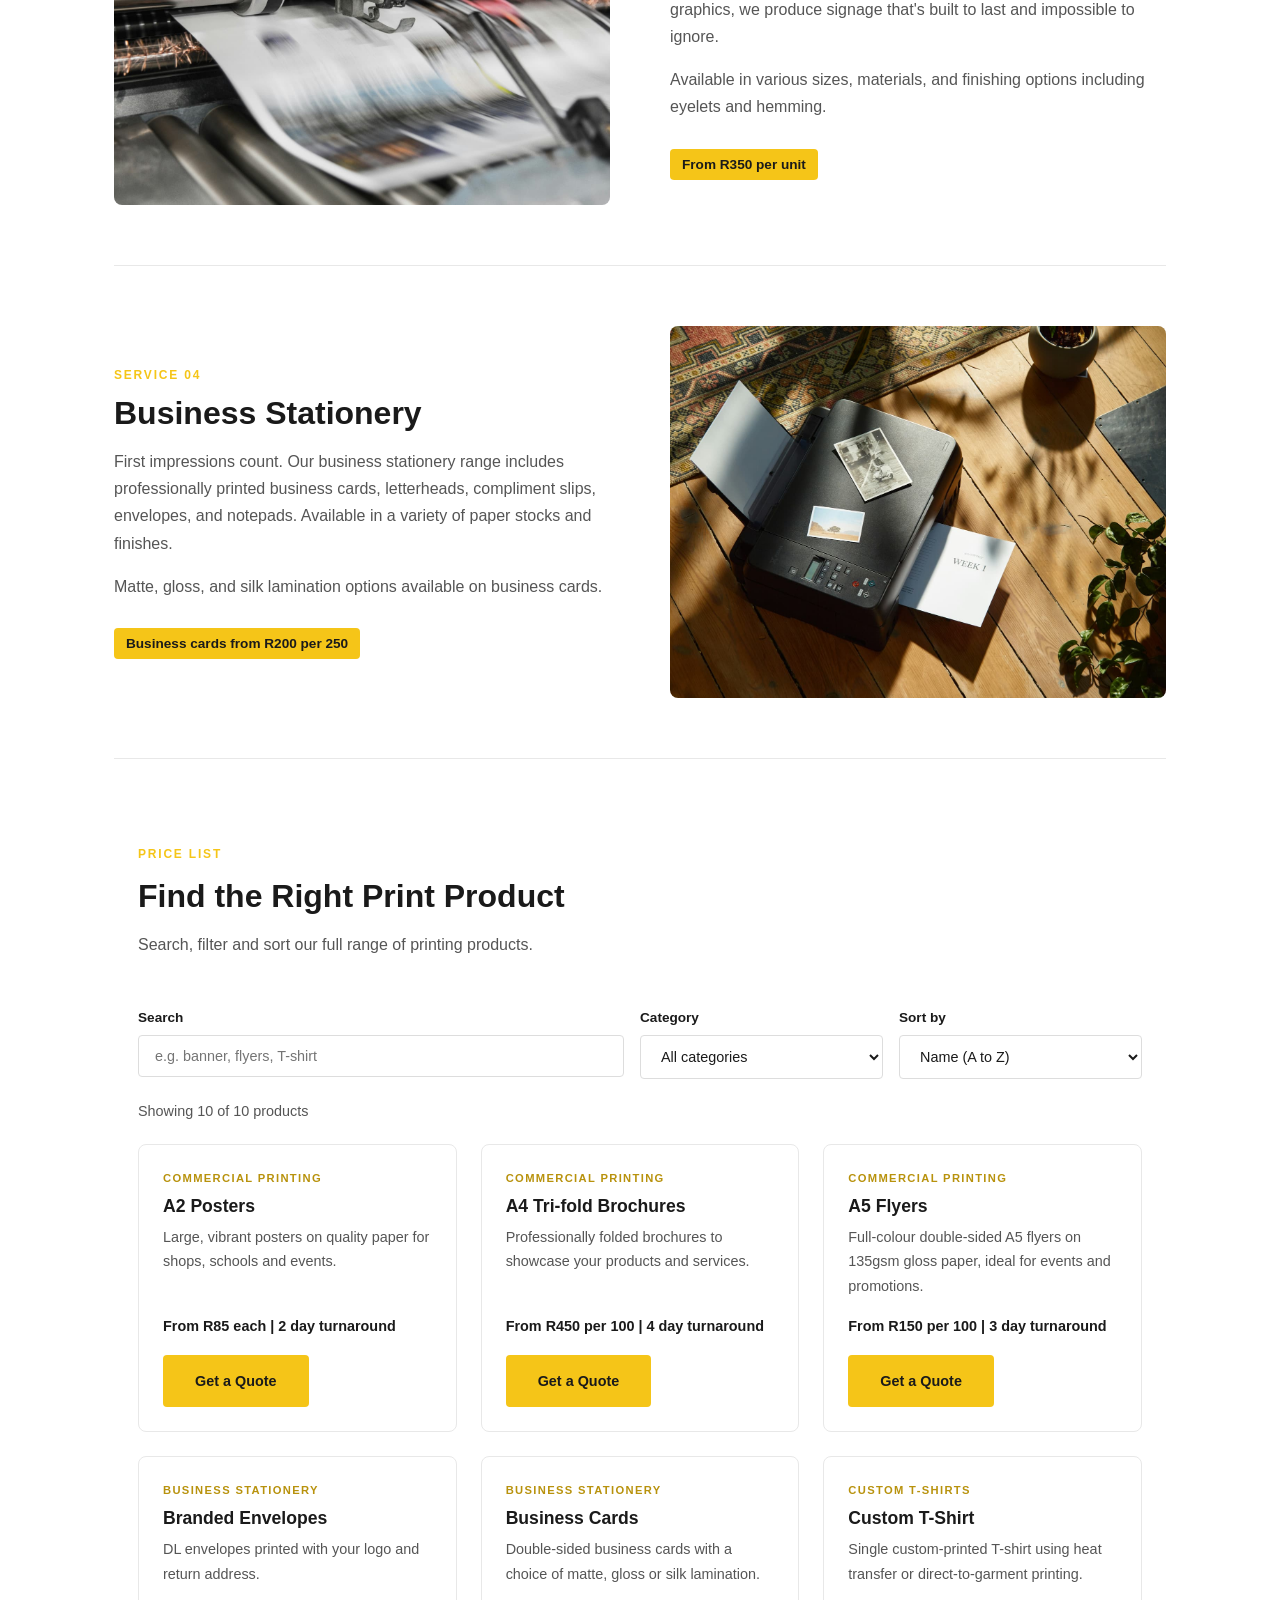
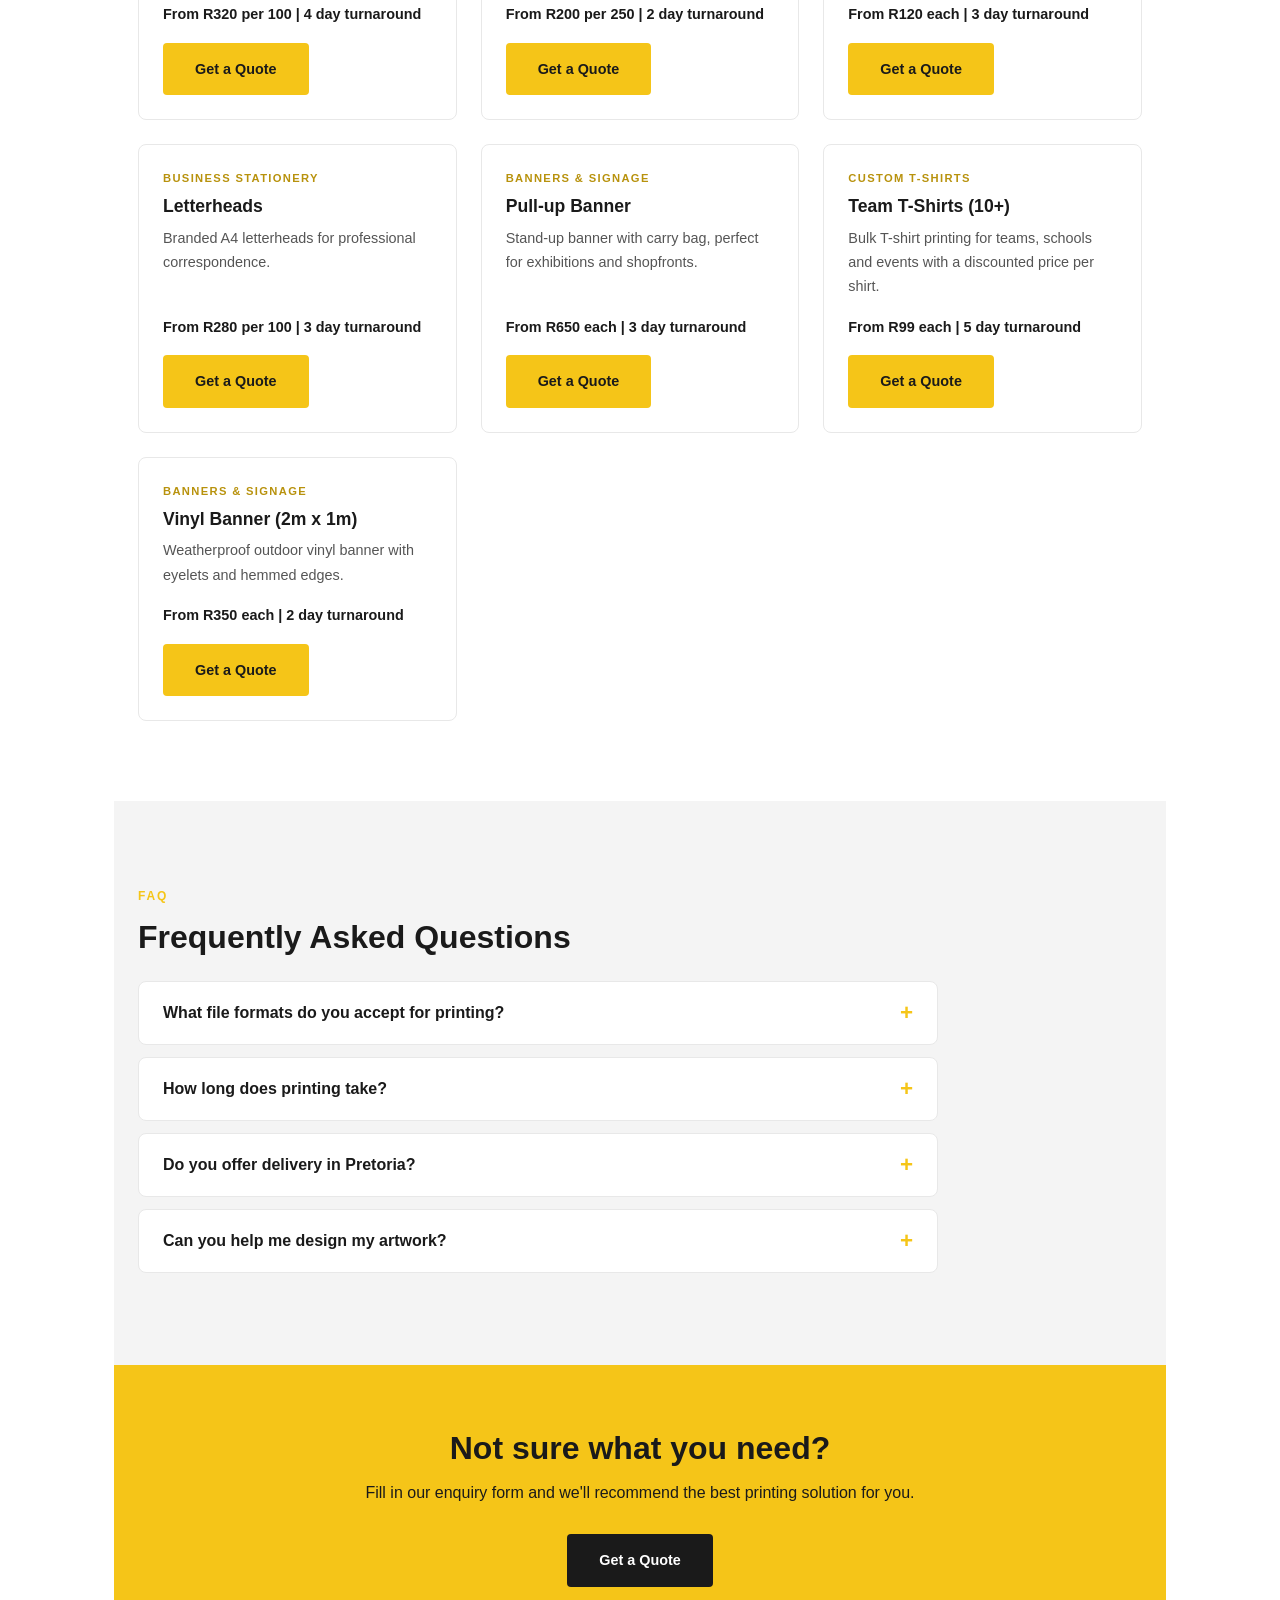
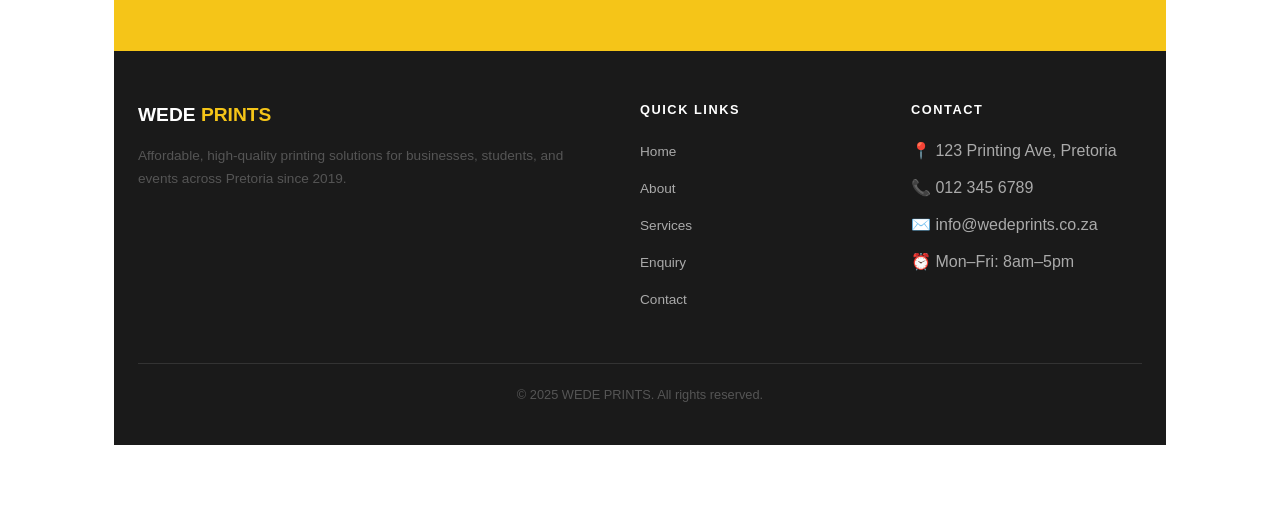
<file: services.html>
<!DOCTYPE html>
<html lang="en">
<head>
  <!-- Page metadata -->
  <meta charset="UTF-8" />
  <meta name="viewport" content="width=device-width, initial-scale=1.0" />
  <title>Printing Services & Prices | WEDE PRINTS Pretoria</title>
<meta name="description" content="Browse our commercial printing, custom T-shirts, banners and business stationery with clear starting prices. Local Pretoria printing, fast turnaround." />
<meta http-equiv="Content-Security-Policy" content="default-src 'self'; script-src 'self' https://unpkg.com; style-src 'self' 'unsafe-inline' https://fonts.googleapis.com https://unpkg.com; font-src https://fonts.gstatic.com; img-src 'self' data: https://tile.openstreetmap.org https://unpkg.com; connect-src 'self' https://jsonplaceholder.typicode.com; form-action 'self' https://jsonplaceholder.typicode.com mailto:; base-uri 'self'; object-src 'none'" />

  <!-- Google Fonts -->
  <link rel="preconnect" href="https://fonts.googleapis.com" />
  <link rel="preconnect" href="https://fonts.gstatic.com" crossorigin />
  <link href="https://fonts.googleapis.com/css2?family=Poppins:wght@400;500;600;700&display=swap" rel="stylesheet" />

  <!-- Main stylesheet -->
  <link rel="stylesheet" href="css/style.css" />
</head>
<body>

  <!-- ======== NAVBAR ======== -->
  <nav class="navbar">
    <div class="container navbar__inner">
      <a href="index.html" class="navbar__logo">WEDE <span>PRINTS</span></a>
      <ul class="navbar__links">
        <li><a href="index.html">Home</a></li>
        <li><a href="about.html">About</a></li>
        <li><a href="services.html" class="active">Services</a></li>
        <li><a href="enquiry.html">Enquiry</a></li>
        <li><a href="contact.html">Contact</a></li>
      </ul>
    </div>
  </nav>

  <!-- ======== PAGE HERO ======== -->
  <section class="page-hero">
    <div class="container">
      <h1 class="page-hero__title">Our <span>Services</span></h1>
      <p class="page-hero__sub">Everything we print, and what it costs</p>
    </div>
  </section>

  <!-- ======== SERVICES LIST ======== -->
  <section class="section">
    <div class="container">

           <!-- Service 1: Commercial Printing -->
      <div class="service-block">
        <div class="service-block__image">
          <img src="images/print-palettes.jpg"
               srcset="images/print-palettes.jpg 1200w, images/print-palettes.jpg 800w"
               sizes="(max-width: 768px) 100vw, 50vw"
               alt="Colour palette swatches for commercial printing" loading="lazy" />
        </div>
        <div>
          <p class="service-block__tag">Service 01</p>
          <h2 class="section__title">Commercial Printing</h2>
          <p>
            Our commercial printing service covers all your business marketing materials.
            Whether you need 100 flyers for a local event or 5,000 brochures for a product
            launch, we handle short and long print runs with consistent quality every time.
          </p>
          <p>Products include: flyers, brochures, posters, catalogues, booklets, and postcards.</p>
          <span class="price-tag">From R150 per 100 units</span>
        </div>
      </div>

      <!-- Service 2: Custom T-Shirts -->
      <div class="service-block service-block--reverse">
        <div class="service-block__image">
          <img src="images/print-tshirts.jpg"
               srcset="images/print-tshirts.jpg 1200w, images/print-tshirts.jpg 800w"
               sizes="(max-width: 768px) 100vw, 50vw"
               alt="Custom printed T-shirts laid out" loading="lazy" />
        </div>
        <div>
          <p class="service-block__tag">Service 02</p>
          <h2 class="section__title">Custom T-Shirt Printing</h2>
          <p>
            Our roots are in custom T-shirt printing and it remains one of our most popular
            services. Send us your design or let our team create something from scratch.
            We use heat transfer and direct-to-garment (DTG) methods for vibrant, lasting results.
          </p>
          <p>Available on a range of garment types, sizes, and colours.</p>
          <span class="price-tag">From R120 per shirt</span>
        </div>
      </div>

      <!-- Service 3: Banners & Signage -->
      <div class="service-block">
        <div class="service-block__image">
          <img src="images/print-printer.jpg"
               srcset="images/print-printer.jpg 1200w, images/print-printer.jpg 800w"
               sizes="(max-width: 768px) 100vw, 50vw"
               alt="Large format banner being printed" loading="lazy" />
        </div>
        <div>
          <p class="service-block__tag">Service 03</p>
          <h2 class="section__title">Banners &amp; Signage</h2>
          <p>
            Make a big impression with our large-format printing. From outdoor banners and
            pull-up stands to foam board displays and window graphics, we produce signage
            that's built to last and impossible to ignore.
          </p>
          <p>Available in various sizes, materials, and finishing options including eyelets and hemming.</p>
          <span class="price-tag">From R350 per unit</span>
        </div>
      </div>

      <!-- Service 4: Business Stationery -->
      <div class="service-block service-block--reverse">
        <div class="service-block__image">
          <img src="images/print-small-printer.jpg"
               srcset="images/print-small-printer.jpg 1200w, images/print-small-printer.jpg 800w"
               sizes="(max-width: 768px) 100vw, 50vw"
               alt="Business cards and stationery printed by WEDE PRINTS" loading="lazy" />
        </div>
        <div>
          <p class="service-block__tag">Service 04</p>
          <h2 class="section__title">Business Stationery</h2>
          <p>
            First impressions count. Our business stationery range includes professionally
            printed business cards, letterheads, compliment slips, envelopes, and notepads.
            Available in a variety of paper stocks and finishes.
          </p>
          <p>Matte, gloss, and silk lamination options available on business cards.</p>
          <span class="price-tag">Business cards from R200 per 250</span>
        </div>
      </div>

<!-- ======== SEARCHABLE SERVICES LIST (loaded from data/services.json) ======== -->
<section class="section" id="price-list">
  <div class="container">
    <span class="section__label">Price List</span>
    <h2 class="section__title">Find the Right Print Product</h2>
    <p class="section__subtitle">Search, filter and sort our full range of printing products.</p>

    <div class="toolbar">
      <div class="form__group">
        <label for="service-search">Search</label>
        <input type="search" id="service-search" placeholder="e.g. banner, flyers, T-shirt" />
      </div>
      <div class="form__group">
        <label for="service-category">Category</label>
        <select id="service-category">
          <option value="all">All categories</option>
        </select>
      </div>
      <div class="form__group">
        <label for="service-sort">Sort by</label>
        <select id="service-sort">
          <option value="name">Name (A to Z)</option>
          <option value="price-asc">Price (low to high)</option>
          <option value="price-desc">Price (high to low)</option>
          <option value="turnaround">Fastest turnaround</option>
        </select>
      </div>
    </div>

    <p id="result-count" class="result-count" aria-live="polite"></p>
    <div id="product-grid" class="product-grid">
      <p>Loading products...</p>
    </div>
  </div>
</section>

<!-- ======== FAQ ACCORDION ======== -->
<section class="section section--grey">
  <div class="container">
    <span class="section__label">FAQ</span>
    <h2 class="section__title">Frequently Asked Questions</h2>

    <div class="accordion">
      <div class="accordion__item">
        <button type="button" class="accordion__header" aria-expanded="false">
          What file formats do you accept for printing?
          <span class="accordion__icon">+</span>
        </button>
        <div class="accordion__panel">
          <p>We accept print-ready PDF, AI and EPS files. If you only have a JPG or PNG, send it anyway and our designer will check it.</p>
        </div>
      </div>

      <div class="accordion__item">
        <button type="button" class="accordion__header" aria-expanded="false">
          How long does printing take?
          <span class="accordion__icon">+</span>
        </button>
        <div class="accordion__panel">
          <p>Standard orders take 2 to 5 business days. Rush orders can be ready the same or next day, depending on the job.</p>
        </div>
      </div>

      <div class="accordion__item">
        <button type="button" class="accordion__header" aria-expanded="false">
          Do you offer delivery in Pretoria?
          <span class="accordion__icon">+</span>
        </button>
        <div class="accordion__panel">
          <p>Yes. You can collect from either branch or arrange delivery anywhere in Pretoria for a small fee.</p>
        </div>
      </div>

      <div class="accordion__item">
        <button type="button" class="accordion__header" aria-expanded="false">
          Can you help me design my artwork?
          <span class="accordion__icon">+</span>
        </button>
        <div class="accordion__panel">
          <p>Absolutely. Our lead designer can create or adjust artwork for you. Tell us about it on the enquiry form.</p>
        </div>
      </div>
    </div>
  </div>
</section>

  <!-- ======== CTA BANNER ======== -->
  <section class="cta-banner">
    <div class="container">
      <h2>Not sure what you need?</h2>
      <p>Fill in our enquiry form and we'll recommend the best printing solution for you.</p>
      <a href="enquiry.html" class="btn btn--dark">Get a Quote</a>
    </div>
  </section>

  <!-- ======== FOOTER ======== -->
  <footer class="footer">
    <div class="container">
      <div class="footer__inner">
        <div>
          <p class="footer__logo">WEDE <span>PRINTS</span></p>
          <p class="footer__desc">
            Affordable, high-quality printing solutions for businesses,
            students, and events across Pretoria since 2019.
          </p>
        </div>
        <div>
          <p class="footer__heading">Quick Links</p>
          <ul class="footer__links">
            <li><a href="index.html">Home</a></li>
            <li><a href="about.html">About</a></li>
            <li><a href="services.html">Services</a></li>
            <li><a href="enquiry.html">Enquiry</a></li>
            <li><a href="contact.html">Contact</a></li>
          </ul>
        </div>
        <div>
          <p class="footer__heading">Contact</p>
          <ul class="footer__links">
            <li>📍 123 Printing Ave, Pretoria</li>
            <li>📞 012 345 6789</li>
            <li>✉️ info@wedeprints.co.za</li>
            <li>⏰ Mon–Fri: 8am–5pm</li>
          </ul>
        </div>
      </div>
      <div class="footer__bottom">
        <p>&copy; 2025 WEDE PRINTS. All rights reserved.</p>
      </div>
    </div>
  </footer>

  <script src="js/main.js"></script>
  <script src="js/interactive.js" defer></script>
  <script src="js/services.js" defer></script>
</body>
</html>
</file>
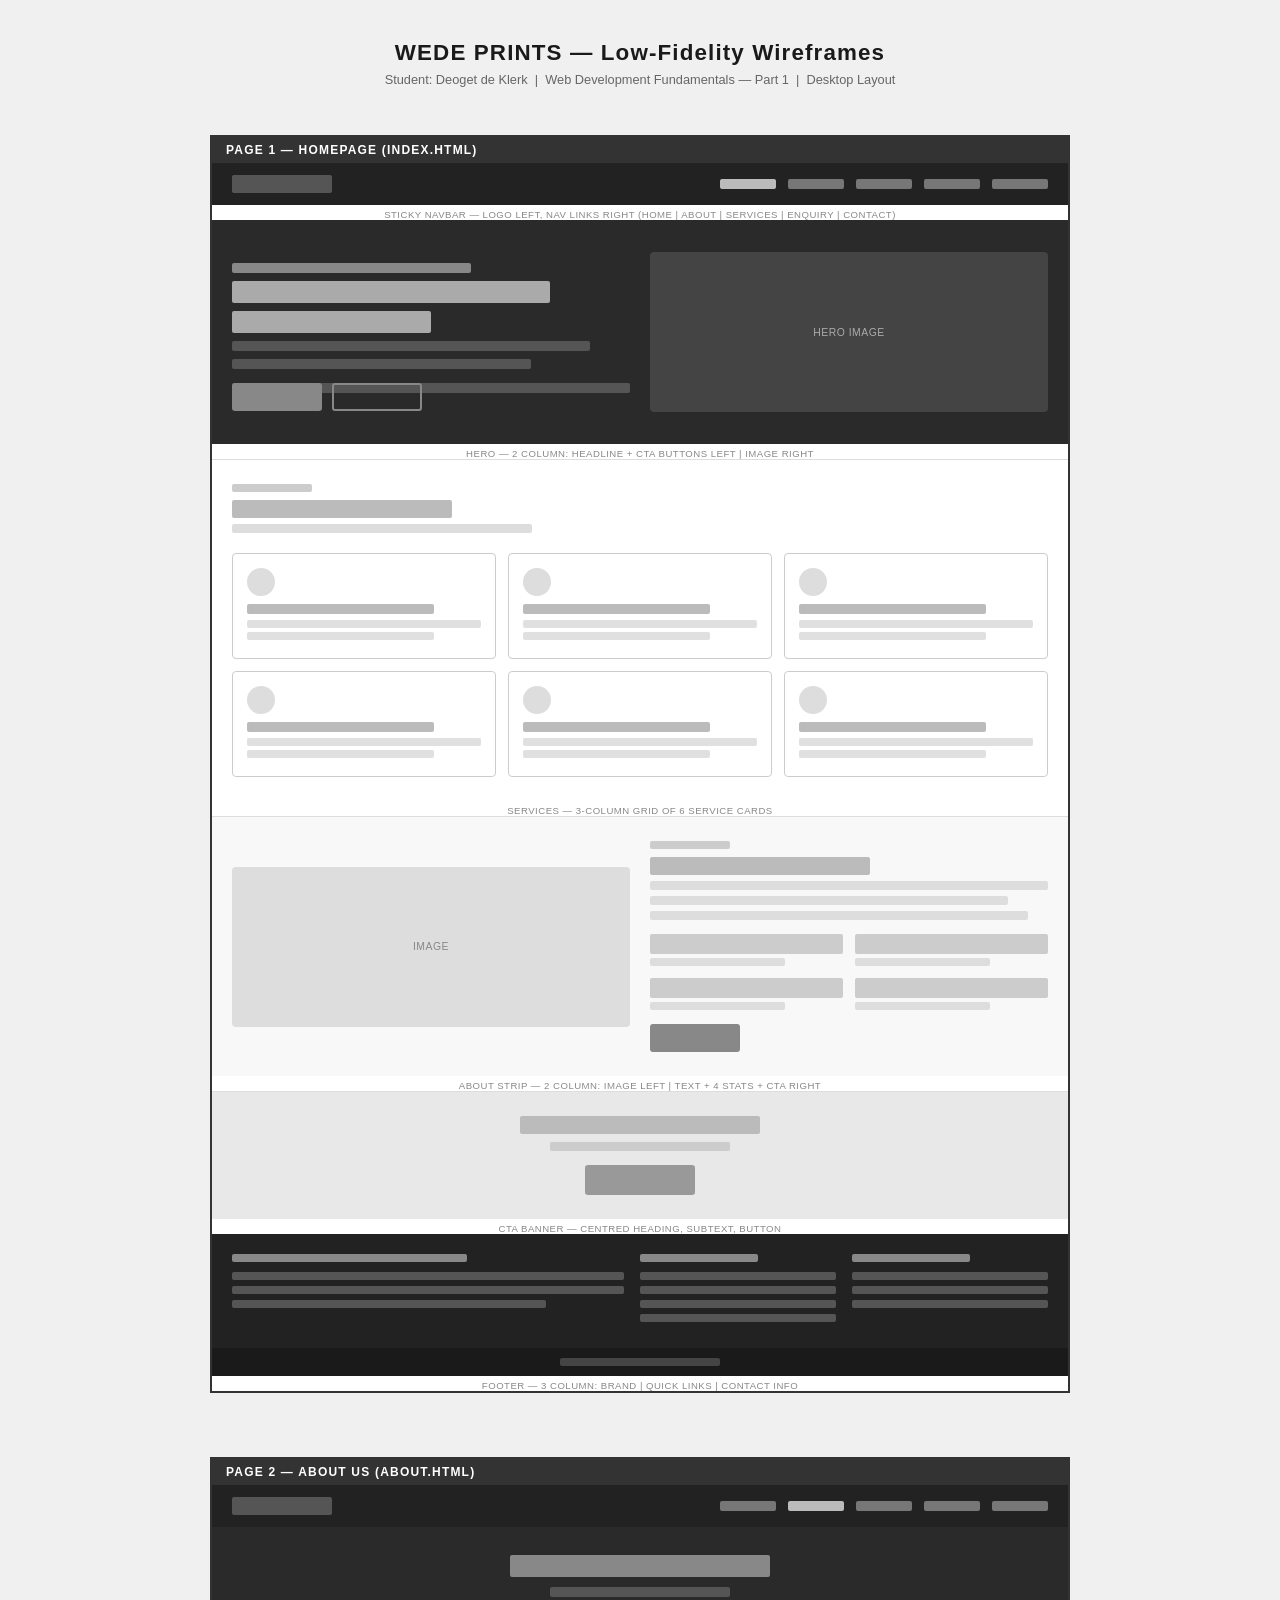
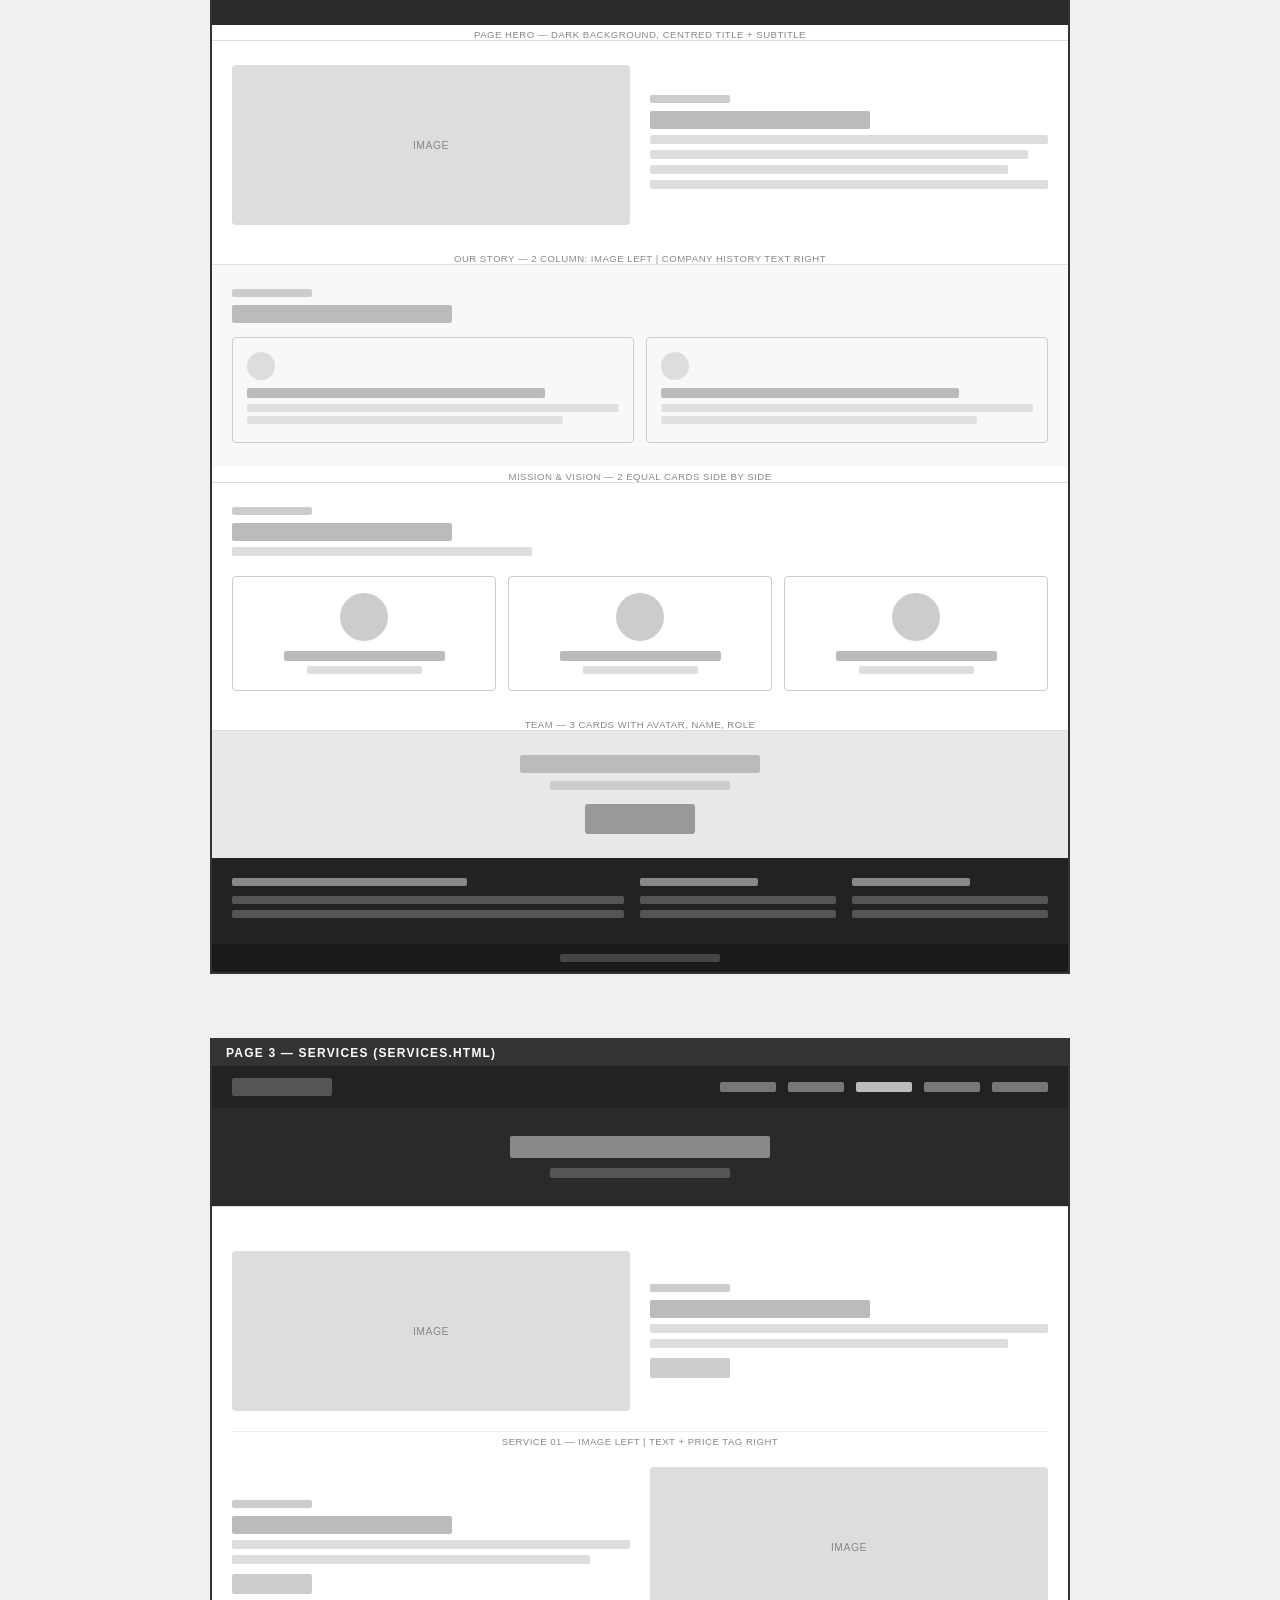
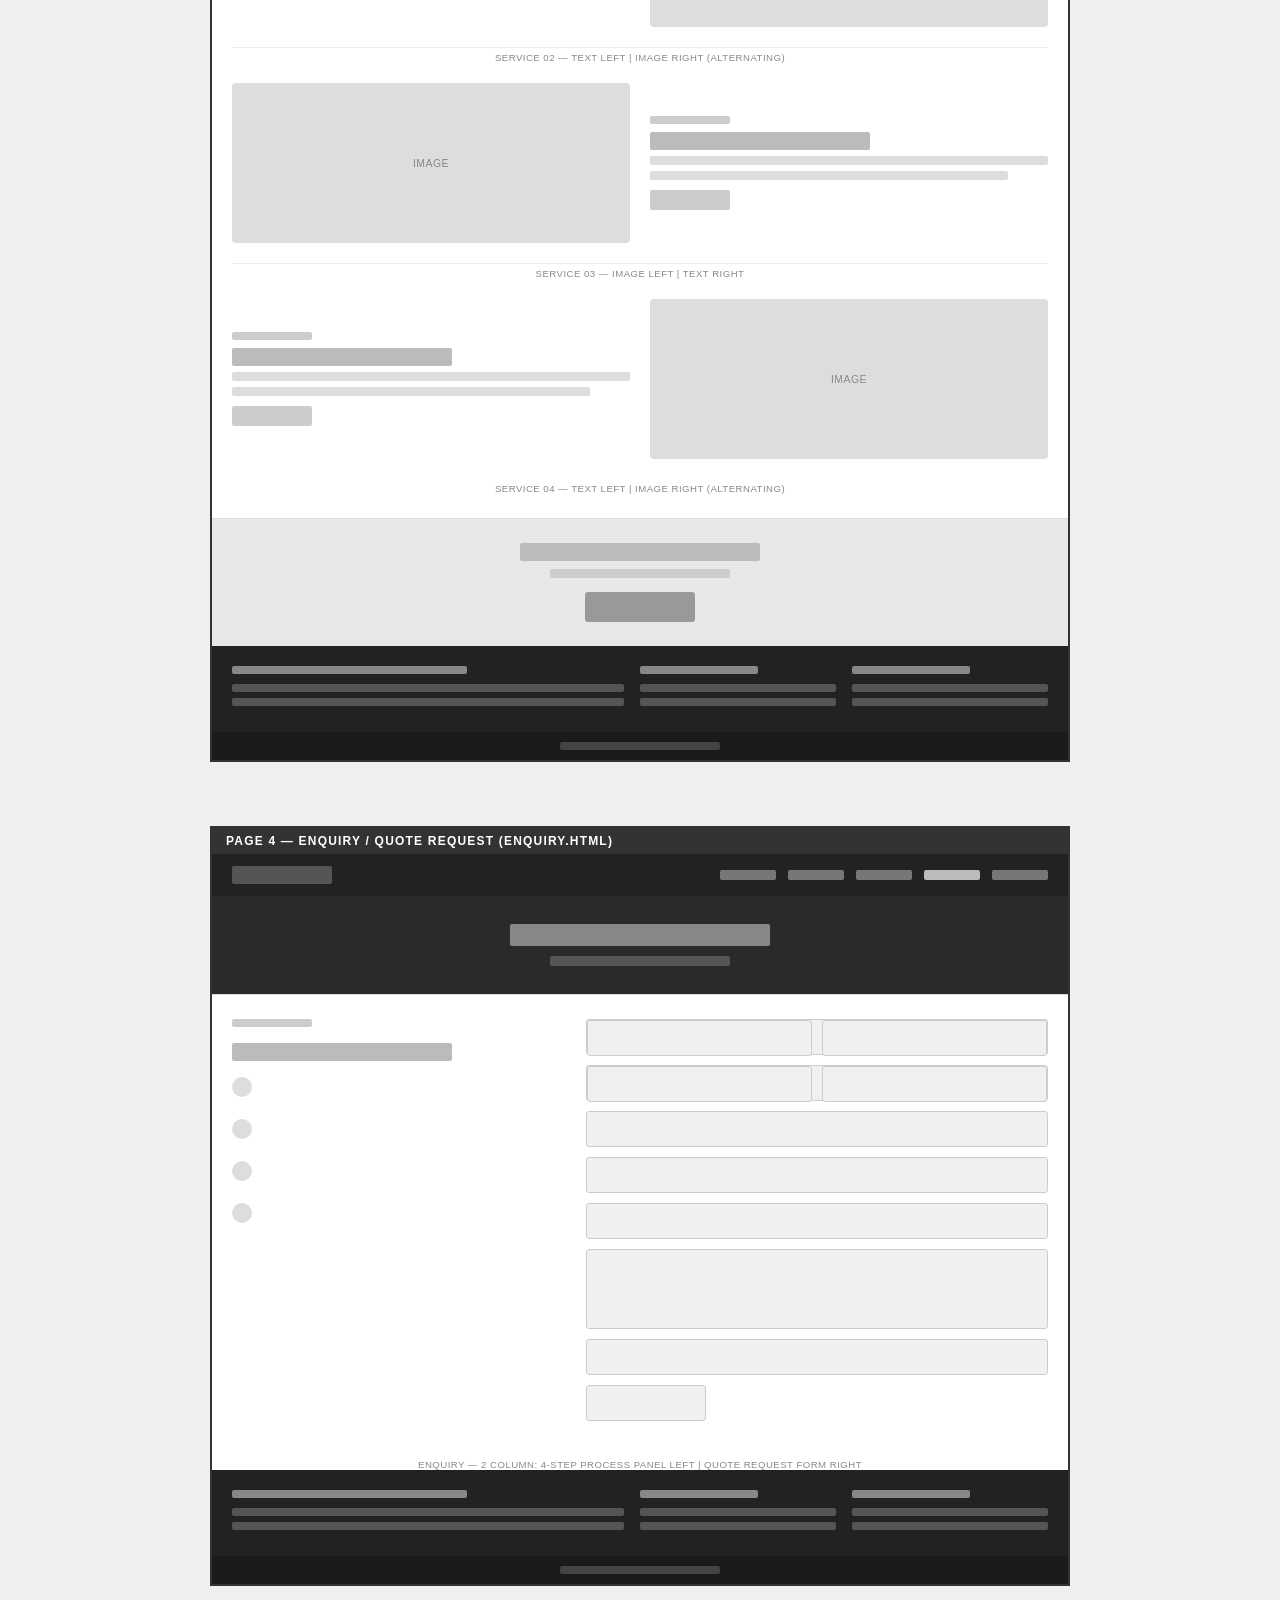
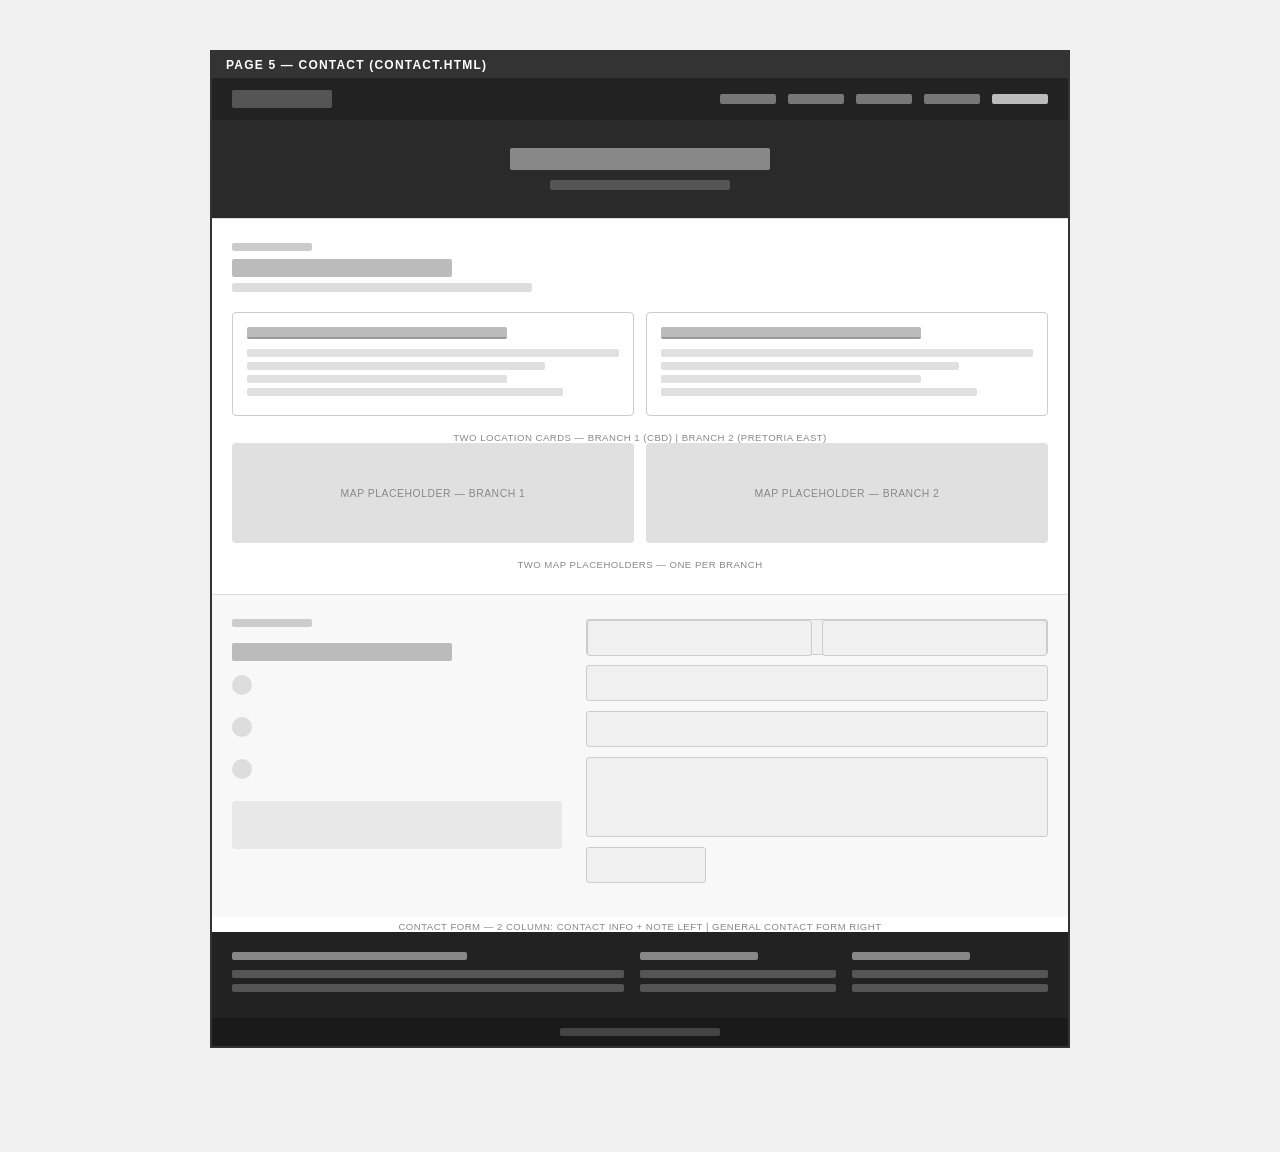
<file: wireframes/wireframes.html>
<!DOCTYPE html>
<html lang="en">
<head>
  <meta charset="UTF-8" />
  <meta name="viewport" content="width=device-width, initial-scale=1.0" />
  <title>WEDE PRINTS — Low-Fidelity Wireframes</title>
  <style>
    * { margin: 0; padding: 0; box-sizing: border-box; }

    body {
      font-family: Arial, sans-serif;
      background: #f0f0f0;
      padding: 40px 20px;
      color: #1a1a1a;
    }

    h1 {
      text-align: center;
      font-size: 1.4rem;
      margin-bottom: 6px;
      letter-spacing: 0.05em;
    }

    .doc-sub {
      text-align: center;
      font-size: 0.8rem;
      color: #666;
      margin-bottom: 48px;
    }

    /* Each page wireframe sits in its own container */
    .page-wireframe {
      background: #fff;
      border: 2px solid #333;
      width: 100%;
      max-width: 860px;
      margin: 0 auto 64px;
    }

    .page-label {
      background: #333;
      color: #fff;
      font-size: 0.75rem;
      font-weight: bold;
      letter-spacing: 0.1em;
      padding: 6px 14px;
      text-transform: uppercase;
    }

    /* ── Generic wireframe blocks ── */
    .wf-navbar {
      display: flex;
      align-items: center;
      justify-content: space-between;
      background: #222;
      padding: 12px 20px;
    }

    .wf-logo {
      width: 100px;
      height: 18px;
      background: #555;
      border-radius: 2px;
    }

    .wf-nav-links {
      display: flex;
      gap: 12px;
    }

    .wf-nav-link {
      width: 56px;
      height: 10px;
      background: #777;
      border-radius: 2px;
    }

    .wf-nav-link.active {
      background: #bbb;
    }

    /* Hero variants */
    .wf-hero {
      background: #2a2a2a;
      padding: 32px 20px;
      display: grid;
      grid-template-columns: 1fr 1fr;
      gap: 20px;
      align-items: center;
    }

    .wf-hero-text > div {
      height: 10px;
      background: #555;
      border-radius: 2px;
      margin-bottom: 8px;
    }

    .wf-hero-text .tag  { width: 60%; background: #888; }
    .wf-hero-text .h1a  { width: 80%; height: 22px; background: #aaa; }
    .wf-hero-text .h1b  { width: 50%; height: 22px; background: #aaa; }
    .wf-hero-text .desc { width: 90%; }
    .wf-hero-text .desc2{ width: 75%; }

    .wf-hero-buttons {
      display: flex;
      gap: 10px;
      margin-top: 14px;
    }

    .wf-btn {
      height: 28px;
      width: 90px;
      background: #888;
      border-radius: 3px;
    }

    .wf-btn.outline {
      background: transparent;
      border: 2px solid #888;
    }

    .wf-hero-img {
      background: #444;
      height: 160px;
      border-radius: 4px;
      display: flex;
      align-items: center;
      justify-content: center;
    }

    .wf-img-label {
      font-size: 0.65rem;
      color: #aaa;
      letter-spacing: 0.05em;
    }

    /* Page hero (inner pages) */
    .wf-page-hero {
      background: #2a2a2a;
      padding: 28px 20px;
      text-align: center;
    }

    .wf-page-hero-title {
      width: 260px;
      height: 22px;
      background: #888;
      border-radius: 2px;
      margin: 0 auto 10px;
    }

    .wf-page-hero-sub {
      width: 180px;
      height: 10px;
      background: #555;
      border-radius: 2px;
      margin: 0 auto;
    }

    /* Section wrapper */
    .wf-section {
      padding: 24px 20px;
      border-top: 1px solid #ddd;
    }

    .wf-section-label {
      width: 80px;
      height: 8px;
      background: #ccc;
      border-radius: 2px;
      margin-bottom: 8px;
    }

    .wf-section-title {
      width: 220px;
      height: 18px;
      background: #bbb;
      border-radius: 2px;
      margin-bottom: 6px;
    }

    .wf-section-sub {
      width: 300px;
      height: 9px;
      background: #ddd;
      border-radius: 2px;
      margin-bottom: 20px;
    }

    /* Cards grid */
    .wf-cards {
      display: grid;
      grid-template-columns: repeat(3, 1fr);
      gap: 12px;
    }

    .wf-cards-2col {
      display: grid;
      grid-template-columns: repeat(2, 1fr);
      gap: 12px;
    }

    .wf-card {
      border: 1px solid #ccc;
      border-radius: 4px;
      padding: 14px;
    }

    .wf-card-icon {
      width: 28px;
      height: 28px;
      background: #ddd;
      border-radius: 50%;
      margin-bottom: 8px;
    }

    .wf-card-title {
      width: 80%;
      height: 10px;
      background: #bbb;
      border-radius: 2px;
      margin-bottom: 6px;
    }

    .wf-card-line {
      height: 8px;
      background: #e0e0e0;
      border-radius: 2px;
      margin-bottom: 4px;
    }

    /* About strip */
    .wf-two-col {
      display: grid;
      grid-template-columns: 1fr 1fr;
      gap: 20px;
      align-items: center;
    }

    .wf-image-block {
      background: #ddd;
      height: 160px;
      border-radius: 4px;
      display: flex;
      align-items: center;
      justify-content: center;
      font-size: 0.65rem;
      color: #888;
      letter-spacing: 0.05em;
    }

    .wf-text-lines > div {
      height: 9px;
      background: #ddd;
      border-radius: 2px;
      margin-bottom: 6px;
    }

    .wf-stats {
      display: grid;
      grid-template-columns: 1fr 1fr;
      gap: 12px;
      margin-top: 14px;
    }

    .wf-stat-num {
      height: 20px;
      background: #ccc;
      border-radius: 2px;
      margin-bottom: 4px;
    }

    .wf-stat-lbl {
      height: 8px;
      width: 70%;
      background: #ddd;
      border-radius: 2px;
    }

    /* CTA banner */
    .wf-cta {
      background: #e8e8e8;
      padding: 24px 20px;
      text-align: center;
      border-top: 1px solid #ddd;
    }

    .wf-cta-title {
      width: 240px;
      height: 18px;
      background: #bbb;
      border-radius: 2px;
      margin: 0 auto 8px;
    }

    .wf-cta-sub {
      width: 180px;
      height: 9px;
      background: #ccc;
      border-radius: 2px;
      margin: 0 auto 14px;
    }

    .wf-cta-btn {
      width: 110px;
      height: 30px;
      background: #999;
      border-radius: 3px;
      margin: 0 auto;
    }

    /* Footer */
    .wf-footer {
      background: #222;
      padding: 20px;
      display: grid;
      grid-template-columns: 2fr 1fr 1fr;
      gap: 16px;
    }

    .wf-footer-col > div {
      height: 8px;
      background: #555;
      border-radius: 2px;
      margin-bottom: 6px;
    }

    .wf-footer-col > div:first-child {
      background: #888;
      width: 60%;
      margin-bottom: 10px;
    }

    .wf-footer-bottom {
      background: #1a1a1a;
      padding: 10px 20px;
      display: flex;
      justify-content: center;
    }

    .wf-footer-copy {
      width: 160px;
      height: 8px;
      background: #444;
      border-radius: 2px;
    }

    /* Service blocks */
    .wf-service-block {
      display: grid;
      grid-template-columns: 1fr 1fr;
      gap: 20px;
      align-items: center;
      padding: 20px 0;
      border-bottom: 1px solid #eee;
    }

    .wf-service-block.reverse {
      direction: rtl;
    }

    .wf-service-block.reverse > * {
      direction: ltr;
    }

    /* Form layout */
    .wf-form-layout {
      display: grid;
      grid-template-columns: 1fr 1.4fr;
      gap: 24px;
    }

    .wf-form-info > div {
      display: flex;
      gap: 10px;
      margin-bottom: 16px;
    }

    .wf-form-icon {
      width: 20px;
      height: 20px;
      background: #ddd;
      border-radius: 50%;
      flex-shrink: 0;
    }

    .wf-form-text > div {
      height: 8px;
      background: #ddd;
      border-radius: 2px;
      margin-bottom: 5px;
    }

    .wf-form-text > div:first-child {
      width: 60%;
      background: #ccc;
    }

    .wf-form > div {
      height: 36px;
      background: #f0f0f0;
      border: 1px solid #ccc;
      border-radius: 3px;
      margin-bottom: 10px;
    }

    .wf-form-row {
      display: grid;
      grid-template-columns: 1fr 1fr;
      gap: 10px;
      margin-bottom: 10px;
    }

    .wf-form-row > div {
      height: 36px;
      background: #f0f0f0;
      border: 1px solid #ccc;
      border-radius: 3px;
    }

    .wf-form-textarea {
      height: 80px !important;
    }

    /* Location cards */
    .wf-loc-grid {
      display: grid;
      grid-template-columns: 1fr 1fr;
      gap: 12px;
      margin-bottom: 16px;
    }

    .wf-loc-card {
      border: 1px solid #ccc;
      border-radius: 4px;
      padding: 14px;
    }

    .wf-loc-title {
      height: 12px;
      width: 70%;
      background: #bbb;
      border-radius: 2px;
      margin-bottom: 10px;
      border-bottom: 2px solid #999;
      padding-bottom: 8px;
    }

    .wf-loc-line {
      height: 8px;
      background: #e0e0e0;
      border-radius: 2px;
      margin-bottom: 5px;
    }

    .wf-map {
      background: #e0e0e0;
      height: 100px;
      border-radius: 4px;
      display: flex;
      align-items: center;
      justify-content: center;
      font-size: 0.65rem;
      color: #888;
      letter-spacing: 0.05em;
    }

    /* Team cards */
    .wf-team-grid {
      display: grid;
      grid-template-columns: repeat(3, 1fr);
      gap: 12px;
    }

    .wf-team-card {
      border: 1px solid #ccc;
      border-radius: 4px;
      padding: 16px;
      text-align: center;
    }

    .wf-avatar {
      width: 48px;
      height: 48px;
      border-radius: 50%;
      background: #ccc;
      margin: 0 auto 10px;
    }

    .wf-team-name {
      height: 10px;
      width: 70%;
      background: #bbb;
      border-radius: 2px;
      margin: 0 auto 5px;
    }

    .wf-team-role {
      height: 8px;
      width: 50%;
      background: #ddd;
      border-radius: 2px;
      margin: 0 auto;
    }

    /* Annotation labels */
    .wf-annot {
      font-size: 0.6rem;
      color: #888;
      letter-spacing: 0.05em;
      text-transform: uppercase;
      text-align: center;
      margin-top: 4px;
    }
  </style>
</head>
<body>

  <h1>WEDE PRINTS — Low-Fidelity Wireframes</h1>
  <p class="doc-sub">Student: Deoget de Klerk &nbsp;|&nbsp; Web Development Fundamentals — Part 1 &nbsp;|&nbsp; Desktop Layout</p>

  <!-- ════════════════════════════════════════════
       PAGE 1: HOMEPAGE (index.html)
  ════════════════════════════════════════════ -->
  <div class="page-wireframe">
    <div class="page-label">Page 1 — Homepage (index.html)</div>

    <!-- Navbar -->
    <div class="wf-navbar">
      <div class="wf-logo"></div>
      <div class="wf-nav-links">
        <div class="wf-nav-link active"></div>
        <div class="wf-nav-link"></div>
        <div class="wf-nav-link"></div>
        <div class="wf-nav-link"></div>
        <div class="wf-nav-link"></div>
      </div>
    </div>
    <p class="wf-annot">Sticky Navbar — Logo left, Nav links right (Home | About | Services | Enquiry | Contact)</p>

    <!-- Hero -->
    <div class="wf-hero">
      <div class="wf-hero-text">
        <div class="tag"></div>
        <div class="h1a"></div>
        <div class="h1b"></div>
        <div class="desc"></div>
        <div class="desc2"></div>
        <div class="wf-hero-buttons">
          <div class="wf-btn"></div>
          <div class="wf-btn outline"></div>
        </div>
      </div>
      <div class="wf-hero-img"><span class="wf-img-label">HERO IMAGE</span></div>
    </div>
    <p class="wf-annot">Hero — 2 column: Headline + CTA buttons left | Image right</p>

    <!-- Service Cards -->
    <div class="wf-section">
      <div class="wf-section-label"></div>
      <div class="wf-section-title"></div>
      <div class="wf-section-sub"></div>
      <div class="wf-cards">
        <div class="wf-card"><div class="wf-card-icon"></div><div class="wf-card-title"></div><div class="wf-card-line"></div><div class="wf-card-line" style="width:80%"></div></div>
        <div class="wf-card"><div class="wf-card-icon"></div><div class="wf-card-title"></div><div class="wf-card-line"></div><div class="wf-card-line" style="width:80%"></div></div>
        <div class="wf-card"><div class="wf-card-icon"></div><div class="wf-card-title"></div><div class="wf-card-line"></div><div class="wf-card-line" style="width:80%"></div></div>
        <div class="wf-card"><div class="wf-card-icon"></div><div class="wf-card-title"></div><div class="wf-card-line"></div><div class="wf-card-line" style="width:80%"></div></div>
        <div class="wf-card"><div class="wf-card-icon"></div><div class="wf-card-title"></div><div class="wf-card-line"></div><div class="wf-card-line" style="width:80%"></div></div>
        <div class="wf-card"><div class="wf-card-icon"></div><div class="wf-card-title"></div><div class="wf-card-line"></div><div class="wf-card-line" style="width:80%"></div></div>
      </div>
    </div>
    <p class="wf-annot">Services — 3-column grid of 6 service cards</p>

    <!-- About Strip -->
    <div class="wf-section" style="background:#f8f8f8">
      <div class="wf-two-col">
        <div class="wf-image-block">IMAGE</div>
        <div>
          <div class="wf-section-label"></div>
          <div class="wf-section-title"></div>
          <div class="wf-text-lines">
            <div style="width:100%"></div><div style="width:90%"></div><div style="width:95%"></div>
          </div>
          <div class="wf-stats">
            <div><div class="wf-stat-num"></div><div class="wf-stat-lbl"></div></div>
            <div><div class="wf-stat-num"></div><div class="wf-stat-lbl"></div></div>
            <div><div class="wf-stat-num"></div><div class="wf-stat-lbl"></div></div>
            <div><div class="wf-stat-num"></div><div class="wf-stat-lbl"></div></div>
          </div>
          <div class="wf-btn" style="margin-top:14px"></div>
        </div>
      </div>
    </div>
    <p class="wf-annot">About Strip — 2 column: Image left | Text + 4 stats + CTA right</p>

    <!-- CTA Banner -->
    <div class="wf-cta">
      <div class="wf-cta-title"></div>
      <div class="wf-cta-sub"></div>
      <div class="wf-cta-btn"></div>
    </div>
    <p class="wf-annot">CTA Banner — Centred heading, subtext, button</p>

    <!-- Footer -->
    <div class="wf-footer">
      <div class="wf-footer-col"><div></div><div></div><div></div><div style="width:80%"></div></div>
      <div class="wf-footer-col"><div></div><div></div><div></div><div></div><div></div></div>
      <div class="wf-footer-col"><div></div><div></div><div></div><div></div></div>
    </div>
    <div class="wf-footer-bottom"><div class="wf-footer-copy"></div></div>
    <p class="wf-annot">Footer — 3 column: Brand | Quick Links | Contact Info</p>
  </div>


  <!-- ════════════════════════════════════════════
       PAGE 2: ABOUT (about.html)
  ════════════════════════════════════════════ -->
  <div class="page-wireframe">
    <div class="page-label">Page 2 — About Us (about.html)</div>

    <div class="wf-navbar">
      <div class="wf-logo"></div>
      <div class="wf-nav-links">
        <div class="wf-nav-link"></div>
        <div class="wf-nav-link active"></div>
        <div class="wf-nav-link"></div>
        <div class="wf-nav-link"></div>
        <div class="wf-nav-link"></div>
      </div>
    </div>

    <div class="wf-page-hero">
      <div class="wf-page-hero-title"></div>
      <div class="wf-page-hero-sub"></div>
    </div>
    <p class="wf-annot">Page Hero — Dark background, centred title + subtitle</p>

    <!-- Story -->
    <div class="wf-section">
      <div class="wf-two-col">
        <div class="wf-image-block">IMAGE</div>
        <div>
          <div class="wf-section-label"></div>
          <div class="wf-section-title"></div>
          <div class="wf-text-lines">
            <div style="width:100%"></div><div style="width:95%"></div>
            <div style="width:90%"></div><div style="width:100%"></div>
          </div>
        </div>
      </div>
    </div>
    <p class="wf-annot">Our Story — 2 column: Image left | Company history text right</p>

    <!-- Mission & Vision -->
    <div class="wf-section" style="background:#f8f8f8">
      <div class="wf-section-label"></div>
      <div class="wf-section-title"></div>
      <div class="wf-cards-2col" style="margin-top:14px">
        <div class="wf-card"><div class="wf-card-icon"></div><div class="wf-card-title"></div><div class="wf-card-line"></div><div class="wf-card-line" style="width:85%"></div></div>
        <div class="wf-card"><div class="wf-card-icon"></div><div class="wf-card-title"></div><div class="wf-card-line"></div><div class="wf-card-line" style="width:85%"></div></div>
      </div>
    </div>
    <p class="wf-annot">Mission & Vision — 2 equal cards side by side</p>

    <!-- Team -->
    <div class="wf-section">
      <div class="wf-section-label"></div>
      <div class="wf-section-title"></div>
      <div class="wf-section-sub"></div>
      <div class="wf-team-grid">
        <div class="wf-team-card"><div class="wf-avatar"></div><div class="wf-team-name"></div><div class="wf-team-role"></div></div>
        <div class="wf-team-card"><div class="wf-avatar"></div><div class="wf-team-name"></div><div class="wf-team-role"></div></div>
        <div class="wf-team-card"><div class="wf-avatar"></div><div class="wf-team-name"></div><div class="wf-team-role"></div></div>
      </div>
    </div>
    <p class="wf-annot">Team — 3 cards with avatar, name, role</p>

    <div class="wf-cta"><div class="wf-cta-title"></div><div class="wf-cta-sub"></div><div class="wf-cta-btn"></div></div>
    <div class="wf-footer">
      <div class="wf-footer-col"><div></div><div></div><div></div></div>
      <div class="wf-footer-col"><div></div><div></div><div></div></div>
      <div class="wf-footer-col"><div></div><div></div><div></div></div>
    </div>
    <div class="wf-footer-bottom"><div class="wf-footer-copy"></div></div>
  </div>


  <!-- ════════════════════════════════════════════
       PAGE 3: SERVICES (services.html)
  ════════════════════════════════════════════ -->
  <div class="page-wireframe">
    <div class="page-label">Page 3 — Services (services.html)</div>

    <div class="wf-navbar">
      <div class="wf-logo"></div>
      <div class="wf-nav-links">
        <div class="wf-nav-link"></div>
        <div class="wf-nav-link"></div>
        <div class="wf-nav-link active"></div>
        <div class="wf-nav-link"></div>
        <div class="wf-nav-link"></div>
      </div>
    </div>

    <div class="wf-page-hero">
      <div class="wf-page-hero-title"></div>
      <div class="wf-page-hero-sub"></div>
    </div>

    <div class="wf-section">
      <!-- Service 1 -->
      <div class="wf-service-block">
        <div class="wf-image-block">IMAGE</div>
        <div>
          <div class="wf-section-label"></div>
          <div class="wf-section-title"></div>
          <div class="wf-text-lines"><div style="width:100%"></div><div style="width:90%"></div></div>
          <div class="wf-btn" style="margin-top:10px;width:80px;height:20px;background:#ccc;border-radius:2px"></div>
        </div>
      </div>
      <p class="wf-annot">Service 01 — Image left | Text + price tag right</p>

      <!-- Service 2 (reversed) -->
      <div class="wf-service-block reverse">
        <div class="wf-image-block">IMAGE</div>
        <div>
          <div class="wf-section-label"></div>
          <div class="wf-section-title"></div>
          <div class="wf-text-lines"><div style="width:100%"></div><div style="width:90%"></div></div>
          <div class="wf-btn" style="margin-top:10px;width:80px;height:20px;background:#ccc;border-radius:2px"></div>
        </div>
      </div>
      <p class="wf-annot">Service 02 — Text left | Image right (alternating)</p>

      <!-- Service 3 -->
      <div class="wf-service-block">
        <div class="wf-image-block">IMAGE</div>
        <div>
          <div class="wf-section-label"></div>
          <div class="wf-section-title"></div>
          <div class="wf-text-lines"><div style="width:100%"></div><div style="width:90%"></div></div>
          <div class="wf-btn" style="margin-top:10px;width:80px;height:20px;background:#ccc;border-radius:2px"></div>
        </div>
      </div>
      <p class="wf-annot">Service 03 — Image left | Text right</p>

      <!-- Service 4 (reversed) -->
      <div class="wf-service-block reverse" style="border-bottom:none">
        <div class="wf-image-block">IMAGE</div>
        <div>
          <div class="wf-section-label"></div>
          <div class="wf-section-title"></div>
          <div class="wf-text-lines"><div style="width:100%"></div><div style="width:90%"></div></div>
          <div class="wf-btn" style="margin-top:10px;width:80px;height:20px;background:#ccc;border-radius:2px"></div>
        </div>
      </div>
      <p class="wf-annot">Service 04 — Text left | Image right (alternating)</p>
    </div>

    <div class="wf-cta"><div class="wf-cta-title"></div><div class="wf-cta-sub"></div><div class="wf-cta-btn"></div></div>
    <div class="wf-footer">
      <div class="wf-footer-col"><div></div><div></div><div></div></div>
      <div class="wf-footer-col"><div></div><div></div><div></div></div>
      <div class="wf-footer-col"><div></div><div></div><div></div></div>
    </div>
    <div class="wf-footer-bottom"><div class="wf-footer-copy"></div></div>
  </div>


  <!-- ════════════════════════════════════════════
       PAGE 4: ENQUIRY (enquiry.html)
  ════════════════════════════════════════════ -->
  <div class="page-wireframe">
    <div class="page-label">Page 4 — Enquiry / Quote Request (enquiry.html)</div>

    <div class="wf-navbar">
      <div class="wf-logo"></div>
      <div class="wf-nav-links">
        <div class="wf-nav-link"></div>
        <div class="wf-nav-link"></div>
        <div class="wf-nav-link"></div>
        <div class="wf-nav-link active"></div>
        <div class="wf-nav-link"></div>
      </div>
    </div>

    <div class="wf-page-hero">
      <div class="wf-page-hero-title"></div>
      <div class="wf-page-hero-sub"></div>
    </div>

    <div class="wf-section">
      <div class="wf-form-layout">

        <!-- Left: process steps -->
        <div class="wf-form-info">
          <div class="wf-section-label"></div>
          <div class="wf-section-title" style="margin-bottom:16px"></div>
          <div>
            <div class="wf-form-icon"></div>
            <div class="wf-form-text"><div></div><div style="width:90%"></div></div>
          </div>
          <div>
            <div class="wf-form-icon"></div>
            <div class="wf-form-text"><div></div><div style="width:90%"></div></div>
          </div>
          <div>
            <div class="wf-form-icon"></div>
            <div class="wf-form-text"><div></div><div style="width:90%"></div></div>
          </div>
          <div>
            <div class="wf-form-icon"></div>
            <div class="wf-form-text"><div></div><div style="width:90%"></div></div>
          </div>
        </div>

        <!-- Right: form -->
        <div class="wf-form">
          <div class="wf-form-row">
            <div></div>
            <div></div>
          </div>
          <div class="wf-form-row">
            <div></div>
            <div></div>
          </div>
          <div></div>
          <div></div>
          <div></div>
          <div class="wf-form-textarea"></div>
          <div></div>
          <div class="wf-btn" style="width:120px"></div>
        </div>

      </div>
    </div>
    <p class="wf-annot">Enquiry — 2 column: 4-step process panel left | Quote request form right</p>

    <div class="wf-footer">
      <div class="wf-footer-col"><div></div><div></div><div></div></div>
      <div class="wf-footer-col"><div></div><div></div><div></div></div>
      <div class="wf-footer-col"><div></div><div></div><div></div></div>
    </div>
    <div class="wf-footer-bottom"><div class="wf-footer-copy"></div></div>
  </div>


  <!-- ════════════════════════════════════════════
       PAGE 5: CONTACT (contact.html)
  ════════════════════════════════════════════ -->
  <div class="page-wireframe">
    <div class="page-label">Page 5 — Contact (contact.html)</div>

    <div class="wf-navbar">
      <div class="wf-logo"></div>
      <div class="wf-nav-links">
        <div class="wf-nav-link"></div>
        <div class="wf-nav-link"></div>
        <div class="wf-nav-link"></div>
        <div class="wf-nav-link"></div>
        <div class="wf-nav-link active"></div>
      </div>
    </div>

    <div class="wf-page-hero">
      <div class="wf-page-hero-title"></div>
      <div class="wf-page-hero-sub"></div>
    </div>

    <!-- Locations -->
    <div class="wf-section">
      <div class="wf-section-label"></div>
      <div class="wf-section-title"></div>
      <div class="wf-section-sub"></div>

      <div class="wf-loc-grid">
        <div class="wf-loc-card">
          <div class="wf-loc-title"></div>
          <div class="wf-loc-line"></div>
          <div class="wf-loc-line" style="width:80%"></div>
          <div class="wf-loc-line" style="width:70%"></div>
          <div class="wf-loc-line" style="width:85%"></div>
        </div>
        <div class="wf-loc-card">
          <div class="wf-loc-title"></div>
          <div class="wf-loc-line"></div>
          <div class="wf-loc-line" style="width:80%"></div>
          <div class="wf-loc-line" style="width:70%"></div>
          <div class="wf-loc-line" style="width:85%"></div>
        </div>
      </div>
      <p class="wf-annot">Two location cards — Branch 1 (CBD) | Branch 2 (Pretoria East)</p>

      <div class="wf-loc-grid">
        <div class="wf-map">MAP PLACEHOLDER — BRANCH 1</div>
        <div class="wf-map">MAP PLACEHOLDER — BRANCH 2</div>
      </div>
      <p class="wf-annot">Two map placeholders — one per branch</p>
    </div>

    <!-- Contact Form -->
    <div class="wf-section" style="background:#f8f8f8">
      <div class="wf-form-layout">

        <div class="wf-form-info">
          <div class="wf-section-label"></div>
          <div class="wf-section-title" style="margin-bottom:14px"></div>
          <div>
            <div class="wf-form-icon"></div>
            <div class="wf-form-text"><div></div><div style="width:80%"></div></div>
          </div>
          <div>
            <div class="wf-form-icon"></div>
            <div class="wf-form-text"><div></div><div style="width:80%"></div></div>
          </div>
          <div>
            <div class="wf-form-icon"></div>
            <div class="wf-form-text"><div></div><div style="width:80%"></div></div>
          </div>
          <div style="height:48px;background:#e8e8e8;border-radius:4px;margin-top:8px"></div>
        </div>

        <div class="wf-form">
          <div class="wf-form-row"><div></div><div></div></div>
          <div></div>
          <div></div>
          <div class="wf-form-textarea"></div>
          <div class="wf-btn" style="width:120px"></div>
        </div>

      </div>
    </div>
    <p class="wf-annot">Contact Form — 2 column: Contact info + note left | General contact form right</p>

    <div class="wf-footer">
      <div class="wf-footer-col"><div></div><div></div><div></div></div>
      <div class="wf-footer-col"><div></div><div></div><div></div></div>
      <div class="wf-footer-col"><div></div><div></div><div></div></div>
    </div>
    <div class="wf-footer-bottom"><div class="wf-footer-copy"></div></div>
  </div>

</body>
</html>
</file>
<file: css/style.css>
/* ============================================================
   WEDE PRINTS — Main Stylesheet
   Colour palette:
     Black:      #1a1a1a
     Yellow:     #F5C518
     White:      #ffffff
     Light Grey: #f4f4f4
     Mid Grey:   #555555
   ============================================================ */

/* ---------- Reset & Base ---------- */
* {
  margin: 0;
  padding: 0;
  box-sizing: border-box;
}

html {
  scroll-behavior: smooth;
}

body {
  font-family: 'Poppins', sans-serif;
  font-size: 16px;
  color: #1a1a1a;
  background-color: #ffffff;
  line-height: 1.7;
}

img {
  max-width: 100%;
  display: block;
}

a {
  text-decoration: none;
  color: inherit;
}

ul {
  list-style: none;
}

/* ---------- Typography ---------- */
h1, h2, h3, h4 {
  font-weight: 700;
  line-height: 1.2;
}

h1 { font-size: 3rem; }
h2 { font-size: 2rem; }
h3 { font-size: 1.3rem; }

p {
  color: #555555;
  margin-bottom: 1rem;
}

/* ---------- Utility ---------- */
.container {
  max-width: 1100px;
  margin: 0 auto;
  padding: 0 24px;
}

.section {
  padding: 80px 0;
}

.section--grey {
  background-color: #f4f4f4;
}

.section__label {
  display: inline-block;
  font-size: 0.75rem;
  font-weight: 600;
  letter-spacing: 0.15em;
  text-transform: uppercase;
  color: #F5C518;
  margin-bottom: 12px;
}

.section__title {
  font-size: 2rem;
  color: #1a1a1a;
  margin-bottom: 16px;
}

.section__subtitle {
  font-size: 1rem;
  color: #555555;
  max-width: 560px;
  margin-bottom: 48px;
}

.btn {
  display: inline-block;
  padding: 14px 32px;
  font-family: 'Poppins', sans-serif;
  font-size: 0.9rem;
  font-weight: 600;
  border-radius: 4px;
  cursor: pointer;
  border: none;
  transition: opacity 0.2s ease, transform 0.2s ease;
}

.btn:hover {
  opacity: 0.88;
  transform: translateY(-1px);
}

.btn--primary {
  background-color: #F5C518;
  color: #1a1a1a;
}

.btn--outline {
  background-color: transparent;
  color: #ffffff;
  border: 2px solid #ffffff;
}

/* ---------- Navbar ---------- */
.navbar {
  position: sticky;
  top: 0;
  z-index: 1000;
  background-color: #1a1a1a;
  padding: 18px 0;
}

.navbar__inner {
  display: flex;
  align-items: center;
  justify-content: space-between;
}

.navbar__logo {
  font-size: 1.4rem;
  font-weight: 700;
  color: #ffffff;
  letter-spacing: 0.05em;
}

.navbar__logo span {
  color: #F5C518;
}

.navbar__links {
  display: flex;
  gap: 32px;
}

.navbar__links a {
  color: #cccccc;
  font-size: 0.9rem;
  font-weight: 500;
  transition: color 0.2s ease;
}

.navbar__links a:hover,
.navbar__links a.active {
  color: #F5C518;
}

/* ---------- Hero ---------- */
.hero {
  background-color: #1a1a1a;
  color: #ffffff;
  padding: 100px 0;
  position: relative;
  overflow: hidden;
}

.hero__inner {
  display: grid;
  grid-template-columns: 1fr 1fr;
  align-items: center;
  gap: 60px;
}

.hero__tag {
  font-size: 0.75rem;
  font-weight: 600;
  letter-spacing: 0.15em;
  text-transform: uppercase;
  color: #F5C518;
  margin-bottom: 16px;
}

.hero__title {
  font-size: 3.2rem;
  line-height: 1.1;
  margin-bottom: 20px;
}

.hero__title span {
  color: #F5C518;
}

.hero__desc {
  color: #aaaaaa;
  font-size: 1rem;
  margin-bottom: 32px;
  max-width: 420px;
}

.hero__buttons {
  display: flex;
  gap: 16px;
  flex-wrap: wrap;
}

.hero__image {
  border-radius: 8px;
  overflow: hidden;
  aspect-ratio: 4/3;
}

.hero__image img {
  width: 100%;
  height: 100%;
  object-fit: cover;
}

/* ---------- Services Cards ---------- */
.cards {
  display: grid;
  grid-template-columns: repeat(3, 1fr);
  gap: 28px;
}

.card {
  background-color: #ffffff;
  border: 1px solid #e8e8e8;
  border-radius: 8px;
  padding: 28px;
  transition: box-shadow 0.2s ease, transform 0.2s ease;
}

.card:hover {
  box-shadow: 0 8px 24px rgba(0,0,0,0.09);
  transform: translateY(-3px);
}

.card__icon {
  font-size: 2rem;
  margin-bottom: 16px;
}

.card__title {
  font-size: 1.1rem;
  font-weight: 700;
  margin-bottom: 8px;
  color: #1a1a1a;
}

.card__text {
  font-size: 0.9rem;
  color: #555555;
  margin-bottom: 0;
}

/* ---------- About Strip ---------- */
.about-strip {
  display: grid;
  grid-template-columns: 1fr 1fr;
  gap: 64px;
  align-items: center;
}

.about-strip__image {
  border-radius: 8px;
  overflow: hidden;
  aspect-ratio: 4/3;
}

.about-strip__image img {
  width: 100%;
  height: 100%;
  object-fit: cover;
}

.about-strip__stats {
  display: grid;
  grid-template-columns: 1fr 1fr;
  gap: 24px;
  margin-top: 32px;
}

.stat__number {
  font-size: 2.4rem;
  font-weight: 700;
  color: #F5C518;
  line-height: 1;
}

.stat__label {
  font-size: 0.85rem;
  color: #555555;
  margin-top: 4px;
}

/* ---------- Page Hero (inner pages) ---------- */
.page-hero {
  background-color: #1a1a1a;
  color: #ffffff;
  padding: 64px 0;
  text-align: center;
}

.page-hero__title {
  font-size: 2.6rem;
  margin-bottom: 12px;
}

.page-hero__title span {
  color: #F5C518;
}

.page-hero__sub {
  color: #aaaaaa;
  font-size: 1rem;
}

/* ---------- Team Cards ---------- */
.team-grid {
  display: grid;
  grid-template-columns: repeat(3, 1fr);
  gap: 28px;
}

.team-card {
  text-align: center;
  padding: 32px 20px;
  border: 1px solid #e8e8e8;
  border-radius: 8px;
}

.team-card__avatar {
  width: 80px;
  height: 80px;
  border-radius: 50%;
  background-color: #F5C518;
  display: flex;
  align-items: center;
  justify-content: center;
  font-size: 1.8rem;
  margin: 0 auto 16px;
}

.team-card__name {
  font-weight: 700;
  margin-bottom: 4px;
  color: #1a1a1a;
}

.team-card__role {
  font-size: 0.85rem;
  color: #F5C518;
  font-weight: 600;
}

/* ---------- Services Page ---------- */
.service-block {
  display: grid;
  grid-template-columns: 1fr 1fr;
  gap: 60px;
  align-items: center;
  padding: 60px 0;
  border-bottom: 1px solid #e8e8e8;
}

.service-block:last-child {
  border-bottom: none;
}

.service-block--reverse {
  direction: rtl;
}

.service-block--reverse > * {
  direction: ltr;
}

.service-block__image {
  border-radius: 8px;
  overflow: hidden;
  aspect-ratio: 4/3;
}

.service-block__image img {
  width: 100%;
  height: 100%;
  object-fit: cover;
}

.service-block__tag {
  font-size: 0.75rem;
  font-weight: 600;
  letter-spacing: 0.15em;
  text-transform: uppercase;
  color: #F5C518;
  margin-bottom: 8px;
}

.price-tag {
  display: inline-block;
  background-color: #F5C518;
  color: #1a1a1a;
  font-weight: 700;
  font-size: 0.85rem;
  padding: 4px 12px;
  border-radius: 4px;
  margin-top: 12px;
}

/* ---------- Enquiry & Contact Forms ---------- */
.form-section {
  display: grid;
  grid-template-columns: 1fr 1.4fr;
  gap: 64px;
  align-items: start;
}

.form-info__item {
  display: flex;
  gap: 16px;
  margin-bottom: 28px;
}

.form-info__icon {
  font-size: 1.4rem;
  flex-shrink: 0;
  margin-top: 2px;
}

.form-info__label {
  font-size: 0.75rem;
  font-weight: 600;
  text-transform: uppercase;
  letter-spacing: 0.1em;
  color: #F5C518;
  margin-bottom: 4px;
}

.form-info__value {
  font-size: 0.95rem;
  color: #1a1a1a;
  margin-bottom: 0;
}

.form {
  display: flex;
  flex-direction: column;
  gap: 18px;
}

.form__row {
  display: grid;
  grid-template-columns: 1fr 1fr;
  gap: 18px;
}

.form__group {
  display: flex;
  flex-direction: column;
  gap: 6px;
}

.form__group label {
  font-size: 0.85rem;
  font-weight: 600;
  color: #1a1a1a;
}

.form__group input,
.form__group select,
.form__group textarea {
  padding: 12px 16px;
  border: 1px solid #dddddd;
  border-radius: 4px;
  font-family: 'Poppins', sans-serif;
  font-size: 0.9rem;
  color: #1a1a1a;
  transition: border-color 0.2s ease;
  background-color: #ffffff;
}

.form__group input:focus,
.form__group select:focus,
.form__group textarea:focus {
  outline: none;
  border-color: #F5C518;
}

.form__group textarea {
  resize: vertical;
  min-height: 120px;
}

/* ---------- Map Placeholder ---------- */
.map-placeholder {
  background-color: #e8e8e8;
  border-radius: 8px;
  height: 260px;
  display: flex;
  align-items: center;
  justify-content: center;
  color: #888888;
  font-size: 0.9rem;
  margin-top: 32px;
}

/* ---------- Locations Grid ---------- */
.locations-grid {
  display: grid;
  grid-template-columns: 1fr 1fr;
  gap: 28px;
  margin-bottom: 40px;
}

.location-card {
  background-color: #f4f4f4;
  border-radius: 8px;
  padding: 28px;
}

.location-card__name {
  font-weight: 700;
  font-size: 1.1rem;
  color: #1a1a1a;
  margin-bottom: 12px;
  padding-bottom: 12px;
  border-bottom: 2px solid #F5C518;
}

.location-card p {
  font-size: 0.9rem;
  margin-bottom: 6px;
}

/* ---------- CTA Banner ---------- */
.cta-banner {
  background-color: #F5C518;
  padding: 64px 0;
  text-align: center;
}

.cta-banner h2 {
  font-size: 2rem;
  color: #1a1a1a;
  margin-bottom: 12px;
}

.cta-banner p {
  color: #1a1a1a;
  margin-bottom: 28px;
}

.btn--dark {
  background-color: #1a1a1a;
  color: #ffffff;
}

/* ---------- Footer ---------- */
.footer {
  background-color: #1a1a1a;
  color: #aaaaaa;
  padding: 48px 0 24px;
}

.footer__inner {
  display: grid;
  grid-template-columns: 2fr 1fr 1fr;
  gap: 40px;
  margin-bottom: 40px;
}

.footer__logo {
  font-size: 1.2rem;
  font-weight: 700;
  color: #ffffff;
  margin-bottom: 12px;
}

.footer__logo span {
  color: #F5C518;
}

.footer__desc {
  font-size: 0.85rem;
  line-height: 1.7;
  margin-bottom: 0;
}

.footer__heading {
  font-size: 0.8rem;
  font-weight: 600;
  text-transform: uppercase;
  letter-spacing: 0.12em;
  color: #ffffff;
  margin-bottom: 16px;
}

.footer__links li {
  margin-bottom: 10px;
}

.footer__links a {
  font-size: 0.85rem;
  color: #aaaaaa;
  transition: color 0.2s ease;
}

.footer__links a:hover {
  color: #F5C518;
}

.footer__bottom {
  border-top: 1px solid #333333;
  padding-top: 20px;
  text-align: center;
  font-size: 0.8rem;
}

/* ---------- Responsive ---------- */
@media (max-width: 1024px) {
  .cards {
    grid-template-columns: repeat(2, 1fr);
  }

  .team-grid {
    grid-template-columns: repeat(2, 1fr);
  }

  .hero__title {
    font-size: 2.4rem;
  }

  .hero__inner {
    gap: 32px;
  }

  .footer__inner {
    grid-template-columns: 1fr 1fr;
  }

  .service-block {
    gap: 32px;
  }

  .form-section {
    gap: 32px;
  }
}/* ---------- Interactive Map ---------- */
.map-controls {
  display: flex;
  gap: 16px;
  flex-wrap: wrap;
  margin-bottom: 20px;
}

.map {
  height: 400px;
  border-radius: 8px;
  position: relative;
  z-index: 0;
}

@media (max-width: 768px) {
  .map { height: 300px; }
}/* ---------- Accordion ---------- */
.accordion {
  max-width: 800px;
  margin-top: 24px;
}

.accordion__item {
  background-color: #ffffff;
  border: 1px solid #e8e8e8;
  border-radius: 8px;
  margin-bottom: 12px;
  overflow: hidden;
}

.accordion__header {
  display: flex;
  justify-content: space-between;
  align-items: center;
  width: 100%;
  padding: 18px 24px;
  background: none;
  border: none;
  font-family: 'Poppins', sans-serif;
  font-size: 1rem;
  font-weight: 600;
  color: #1a1a1a;
  text-align: left;
  cursor: pointer;
  transition: background-color 0.2s ease;
}

.accordion__header:hover,
.accordion__header:focus {
  background-color: #fff8dc;
}

.accordion__icon {
  font-size: 1.4rem;
  color: #F5C518;
  font-weight: 700;
}

.accordion__panel {
  max-height: 0;
  overflow: hidden;
  transition: max-height 0.3s ease;
}

.accordion__panel p {
  padding: 0 24px 20px;
  margin-bottom: 0;
}

/* ---------- Gallery & Lightbox ---------- */
.gallery {
  display: grid;
  grid-template-columns: repeat(3, 1fr);
  gap: 16px;
}

.gallery__item {
  border: none;
  padding: 0;
  background: none;
  border-radius: 8px;
  overflow: hidden;
  cursor: zoom-in;
  aspect-ratio: 4/3;
}

.gallery__item img {
  width: 100%;
  height: 100%;
  object-fit: cover;
  transition: transform 0.3s ease;
}

.gallery__item:hover img,
.gallery__item:focus img {
  transform: scale(1.06);
}

.lightbox {
  position: fixed;
  inset: 0;
  z-index: 2000;
  display: none;
  align-items: center;
  justify-content: center;
  background-color: rgba(0, 0, 0, 0.88);
  padding: 24px;
}

.lightbox--open {
  display: flex;
}

.lightbox__img {
  max-width: 100%;
  max-height: 90vh;
  border-radius: 8px;
}

.lightbox__close {
  position: absolute;
  top: 16px;
  right: 24px;
  background: none;
  border: none;
  color: #ffffff;
  font-size: 2.6rem;
  line-height: 1;
  cursor: pointer;
}

.lightbox__close:hover {
  color: #F5C518;
}

/* ---------- Scroll animations ---------- */
.reveal {
  opacity: 0;
  transform: translateY(24px);
  transition: opacity 0.6s ease, transform 0.6s ease;
}

.reveal--visible {
  opacity: 1;
  transform: translateY(0);
}

/* Respect visitors who prefer reduced motion */
@media (prefers-reduced-motion: reduce) {
  .reveal,
  .accordion__panel,
  .gallery__item img {
    transition: none;
  }
}

@media (max-width: 1024px) {
  .gallery { grid-template-columns: repeat(2, 1fr); }
}

@media (max-width: 768px) {
  .gallery { grid-template-columns: 1fr; }
}/* ---------- Searchable price list ---------- */
.toolbar {
  display: grid;
  grid-template-columns: 2fr 1fr 1fr;
  gap: 16px;
  margin-bottom: 20px;
}

.result-count {
  font-size: 0.9rem;
  margin-bottom: 20px;
}

.product-grid {
  display: grid;
  grid-template-columns: repeat(3, 1fr);
  gap: 24px;
}

.product-card {
  display: flex;
  flex-direction: column;
  gap: 8px;
  padding: 24px;
  border: 1px solid #e8e8e8;
  border-radius: 8px;
  background-color: #ffffff;
  transition: box-shadow 0.2s ease, transform 0.2s ease;
}

.product-card:hover {
  box-shadow: 0 8px 24px rgba(0, 0, 0, 0.09);
  transform: translateY(-3px);
}

.product-card__category {
  font-size: 0.7rem;
  font-weight: 600;
  letter-spacing: 0.12em;
  text-transform: uppercase;
  color: #b8920d;
}

.product-card h3 {
  font-size: 1.1rem;
}

.product-card p {
  font-size: 0.9rem;
  margin-bottom: 0;
}

.product-card__meta {
  font-weight: 600;
  color: #1a1a1a;
  margin-top: auto;
  padding-top: 8px;
}

.product-card .btn {
  align-self: flex-start;
  margin-top: 8px;
}

@media (max-width: 1024px) {
  .product-grid { grid-template-columns: repeat(2, 1fr); }
}

@media (max-width: 768px) {
  .toolbar,
  .product-grid { grid-template-columns: 1fr; }
}/* ---------- Form validation & results ---------- */
.form__error {
  font-size: 0.8rem;
  color: #b42318;
  margin: 0;
}

.input--invalid {
  border-color: #b42318 !important;
  background-color: #fff5f4;
}

.form button:disabled {
  opacity: 0.6;
  cursor: not-allowed;
}

.form-result {
  margin-top: 24px;
  padding: 24px;
  border-radius: 8px;
}

.form-result--success {
  background-color: #f0fdf4;
  border: 1px solid #86efac;
  color: #166534;
}

.form-result--error {
  background-color: #fff5f4;
  border: 1px solid #fda29b;
  color: #b42318;
}

.form-result h3 {
  margin-bottom: 4px;
}

.form-result__ref {
  font-weight: 600;
  color: inherit;
}

.form-result ul {
  list-style: disc;
  padding-left: 20px;
}

.form-result li {
  margin-bottom: 6px;
}/* ---------- Contact email preview ---------- */
.email-preview {
  background-color: #ffffff;
  border: 1px solid #86efac;
  border-radius: 6px;
  padding: 16px;
  margin: 16px 0;
  font-family: Consolas, monospace;
  font-size: 0.85rem;
  color: #1a1a1a;
  white-space: pre-wrap;
  word-break: break-word;
}

.form-result__actions {
  display: flex;
  gap: 12px;
  flex-wrap: wrap;
}
</file>
